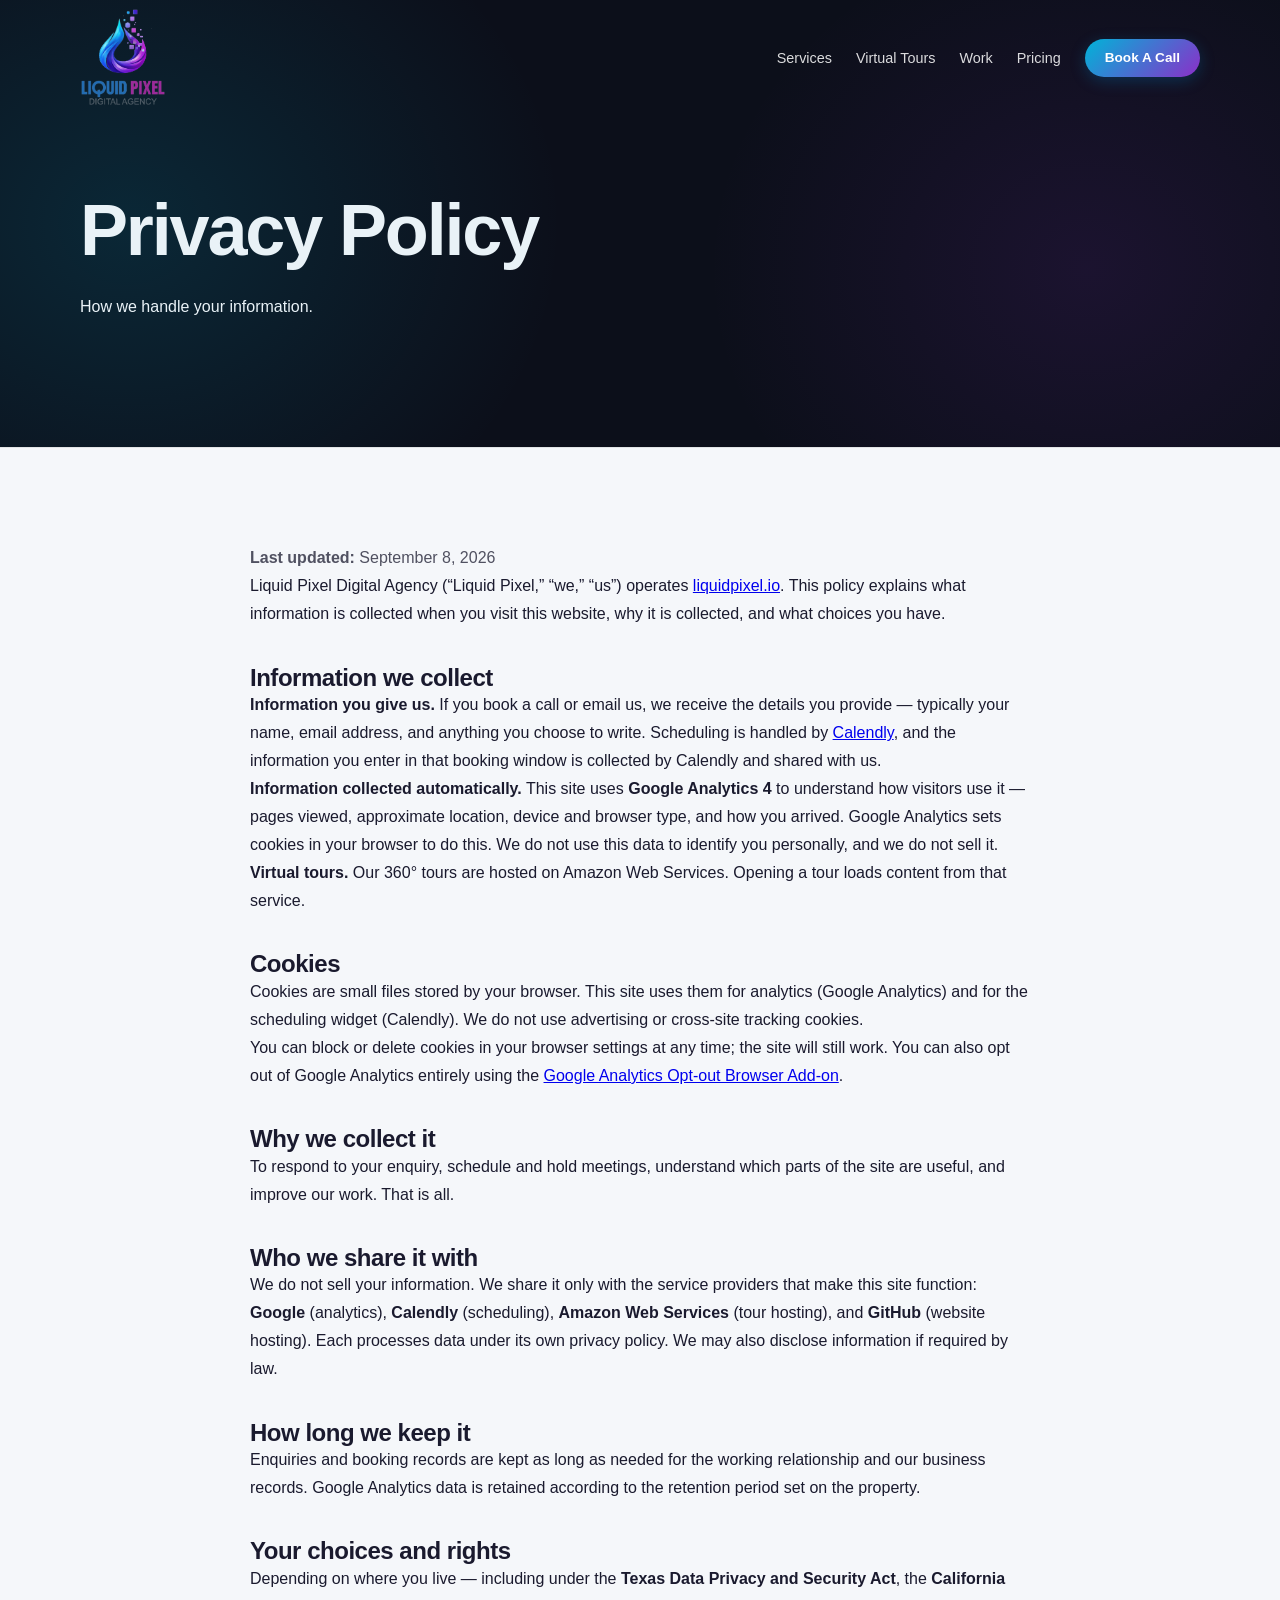
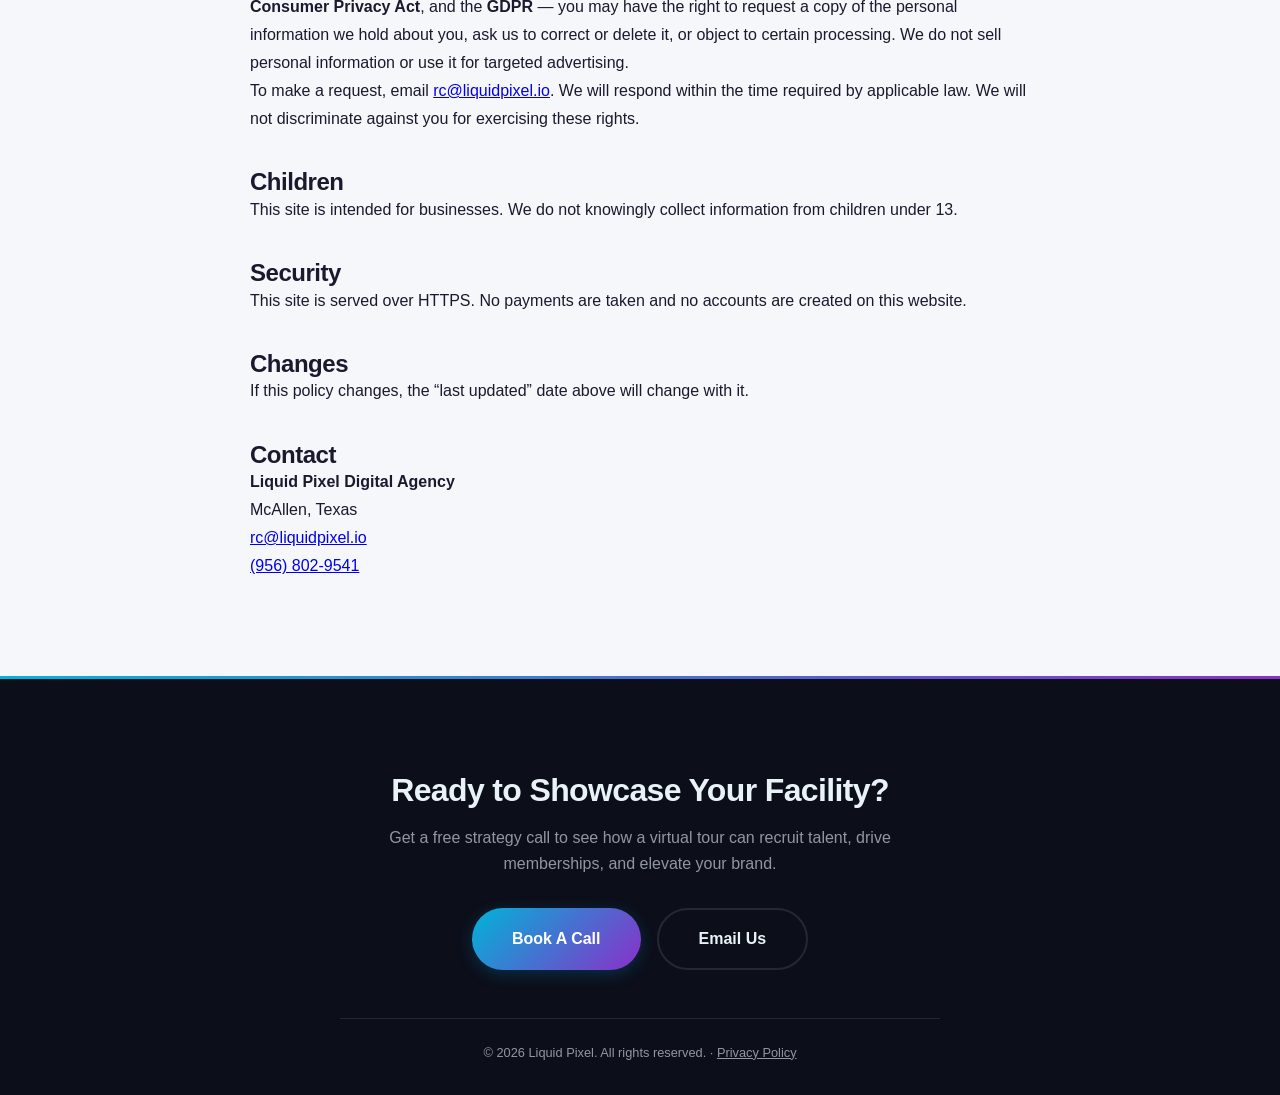
<file: privacy.html>
<!doctype html>
<html lang="en">
  <head>
    <!-- Google tag (gtag.js) -->
    <script async src="https://www.googletagmanager.com/gtag/js?id=G-KWXNT20QLC"></script>
    <script>
      window.dataLayer = window.dataLayer || [];
      function gtag(){dataLayer.push(arguments);}
      gtag('js', new Date());
      gtag('config', 'G-KWXNT20QLC');
    </script>
    <meta charset="UTF-8" />
    <meta name="viewport" content="width=device-width, initial-scale=1.0, maximum-scale=5.0" />
    <link rel="icon" type="image/png" sizes="96x96" href="favicon-96x96.png?v=3" />
    <link rel="icon" type="image/svg+xml" href="favicon.svg?v=3" />
    <link rel="shortcut icon" href="favicon.ico?v=3" />
    <link rel="apple-touch-icon" sizes="180x180" href="apple-touch-icon.png?v=3" />
    <title>Privacy Policy | Liquid Pixel</title>

    <meta name="description" content="How Liquid Pixel Digital Agency collects, uses, and protects your information, including Google Analytics and Calendly scheduling data." />
    <meta name="keywords" content="office virtual tour, corporate 360 photography Texas, coworking space virtual tour, gym virtual tour, museum 360 tour, campus virtual tour McAllen" />
    <meta name="author" content="Liquid Pixel" />
    <link rel="canonical" href="https://liquidpixel.io/privacy.html" />

    <meta property="og:type" content="website" />
    <meta property="og:url" content="https://liquidpixel.io/virtual-tours-corporate" />
    <meta property="og:title" content="Virtual Tours for Offices, Gyms, Museums & Coworking | Liquid Pixel" />
    <meta property="og:description" content="Showcase your corporate facilities, campus, or membership space with immersive 360 virtual tours. Recruit talent and attract members remotely." />
    <meta property="og:image" content="https://liquidpixel.io/assets/logos/brand/og-image.png" />

    <script type="application/ld+json">
      {
        "@context": "https://schema.org",
        "@graph": [
          {
            "@type": "LocalBusiness",
            "name": "Liquid Pixel Digital Agency",
            "image": "https://liquidpixel.io/assets/logos/brand/liquidpixel.png",
            "@id": "https://liquidpixel.io/",
            "url": "https://liquidpixel.io/",
            "telephone": "+19568029541",
            "email": "rc@liquidpixel.io",
            "priceRange": "$999-$2999+",
            "address": {
              "@type": "PostalAddress",
              "addressLocality": "McAllen",
              "addressRegion": "TX",
              "postalCode": "78501",
              "addressCountry": "US"
            },
            "geo": {
              "@type": "GeoCoordinates",
              "latitude": 26.2034,
              "longitude": -98.2300
            },
            "areaServed": [
              { "@type": "City", "name": "McAllen" },
              { "@type": "City", "name": "Austin" },
              { "@type": "City", "name": "San Antonio" },
              { "@type": "State", "name": "Texas" }
            ]
          },
          {
            "@type": "Service",
            "name": "Corporate & Institutional Virtual Tours",
            "serviceType": "360 Virtual Tour Photography for Offices, Gyms, Museums & Education",
            "provider": { "@id": "https://liquidpixel.io/" },
            "areaServed": { "@type": "State", "name": "Texas" },
            "description": "Professional 360-degree virtual tours for corporate offices, coworking spaces, gyms, museums, and educational campuses. Recruit talent remotely, showcase facilities, and drive memberships with immersive digital walkthroughs.",
            "offers": {
              "@type": "AggregateOffer",
              "lowPrice": "999",
              "highPrice": "4500",
              "priceCurrency": "USD"
            }
          }
        ]
      }
    </script>

    <link rel="preconnect" href="https://fonts.googleapis.com" />
    <link rel="preconnect" href="https://fonts.gstatic.com" crossorigin />
    <link href="https://fonts.googleapis.com/css2?family=Inter:wght@400;500;600;700;800&display=swap" rel="stylesheet" />
    <link rel="stylesheet" href="styles.css" />
    <link href="https://assets.calendly.com/assets/external/widget.css" rel="stylesheet" />
    <script src="https://assets.calendly.com/assets/external/widget.js" type="text/javascript" async></script>
      <meta name="robots" content="index, follow" />
      <meta name="referrer" content="strict-origin-when-cross-origin" />
    <meta http-equiv="Content-Security-Policy" content="default-src 'self'; script-src 'self' 'unsafe-inline' https://www.googletagmanager.com https://assets.calendly.com; style-src 'self' 'unsafe-inline' https://assets.calendly.com https://fonts.googleapis.com; font-src 'self' data: https://fonts.gstatic.com; img-src 'self' data: https:; frame-src https://calendly.com https://*.calendly.com https://player.vimeo.com; connect-src 'self' https://www.google-analytics.com https://*.google-analytics.com https://*.analytics.google.com https://www.googletagmanager.com https://calendly.com https://*.calendly.com; base-uri 'self'; form-action 'self' https://calendly.com; object-src 'none'" />
  </head>
  <body>
    <nav class="navbar scrolled">
      <div class="container nav-content">
        <a href="index.html">
          <img src="assets/logos/brand/liquidpixel.png?v=2" alt="Liquid Pixel" style="height: 100px; display: block;" />
        </a>
        <button class="nav-toggle" aria-label="Menu"><span></span><span></span><span></span></button>
        <ul class="nav-links" style="margin-bottom: 0">
          <li><a href="index.html#services">Services</a></li>
          <li><a href="virtualtours.html">Virtual Tours</a></li>
          <li><a href="index.html#case-studies">Work</a></li>
          <li><a href="index.html#pricing">Pricing</a></li>
          <li>
            <a href="#" class="btn btn-primary" onclick="Calendly.initPopupWidget({url: 'https://calendly.com/liquidpixeldigitalagency'}); return false;">
              Book A Call
            </a>
          </li>
        </ul>
      </div>
    </nav>

    <main>
      <header class="hero hero-subpage" id="home">
        <div class="container">
          <div class="hero-content">
            <h1 class="main-title slide-up">Privacy Policy</h1>
            <p class="subtitle slide-up-delay">How we handle your information.</p>
          </div>
        </div>
      </header>

      <section style="background: var(--bg-deep); border-top: 1px solid var(--border);">
        <div class="container">
          <div style="max-width:780px;margin:0 auto;line-height:1.75;">
            <p style="opacity:.75;"><strong>Last updated:</strong> September 8, 2026</p>

            <p>Liquid Pixel Digital Agency (&ldquo;Liquid Pixel,&rdquo; &ldquo;we,&rdquo; &ldquo;us&rdquo;) operates
            <a href="https://liquidpixel.io">liquidpixel.io</a>. This policy explains what information is collected when
            you visit this website, why it is collected, and what choices you have.</p>

            <h2 style="margin-top:2.2rem;">Information we collect</h2>
            <p><strong>Information you give us.</strong> If you book a call or email us, we receive the details you
            provide &mdash; typically your name, email address, and anything you choose to write. Scheduling is handled
            by <a href="https://calendly.com/privacy" target="_blank" rel="noopener">Calendly</a>, and the information
            you enter in that booking window is collected by Calendly and shared with us.</p>

            <p><strong>Information collected automatically.</strong> This site uses <strong>Google Analytics 4</strong>
            to understand how visitors use it &mdash; pages viewed, approximate location, device and browser type, and
            how you arrived. Google Analytics sets cookies in your browser to do this. We do not use this data to
            identify you personally, and we do not sell it.</p>

            <p><strong>Virtual tours.</strong> Our 360&deg; tours are hosted on Amazon Web Services. Opening a tour
            loads content from that service.</p>

            <h2 style="margin-top:2.2rem;">Cookies</h2>
            <p>Cookies are small files stored by your browser. This site uses them for analytics (Google Analytics) and
            for the scheduling widget (Calendly). We do not use advertising or cross-site tracking cookies.</p>
            <p>You can block or delete cookies in your browser settings at any time; the site will still work. You can
            also opt out of Google Analytics entirely using the
            <a href="https://tools.google.com/dlpage/gaoptout" target="_blank" rel="noopener">Google Analytics Opt-out
            Browser Add-on</a>.</p>

            <h2 style="margin-top:2.2rem;">Why we collect it</h2>
            <p>To respond to your enquiry, schedule and hold meetings, understand which parts of the site are useful,
            and improve our work. That is all.</p>

            <h2 style="margin-top:2.2rem;">Who we share it with</h2>
            <p>We do not sell your information. We share it only with the service providers that make this site
            function: <strong>Google</strong> (analytics), <strong>Calendly</strong> (scheduling), <strong>Amazon Web
            Services</strong> (tour hosting), and <strong>GitHub</strong> (website hosting). Each processes data under
            its own privacy policy. We may also disclose information if required by law.</p>

            <h2 style="margin-top:2.2rem;">How long we keep it</h2>
            <p>Enquiries and booking records are kept as long as needed for the working relationship and our business
            records. Google Analytics data is retained according to the retention period set on the property.</p>

            <h2 style="margin-top:2.2rem;">Your choices and rights</h2>
            <p>Depending on where you live &mdash; including under the <strong>Texas Data Privacy and Security
            Act</strong>, the <strong>California Consumer Privacy Act</strong>, and the <strong>GDPR</strong> &mdash;
            you may have the right to request a copy of the personal information we hold about you, ask us to correct
            or delete it, or object to certain processing. We do not sell personal information or use it for targeted
            advertising.</p>
            <p>To make a request, email <a href="mailto:rc@liquidpixel.io">rc@liquidpixel.io</a>. We will respond within
            the time required by applicable law. We will not discriminate against you for exercising these rights.</p>

            <h2 style="margin-top:2.2rem;">Children</h2>
            <p>This site is intended for businesses. We do not knowingly collect information from children under 13.</p>

            <h2 style="margin-top:2.2rem;">Security</h2>
            <p>This site is served over HTTPS. No payments are taken and no accounts are created on this website.</p>

            <h2 style="margin-top:2.2rem;">Changes</h2>
            <p>If this policy changes, the &ldquo;last updated&rdquo; date above will change with it.</p>

            <h2 style="margin-top:2.2rem;">Contact</h2>
            <p>
              <strong>Liquid Pixel Digital Agency</strong><br />
              McAllen, Texas<br />
              <a href="mailto:rc@liquidpixel.io">rc@liquidpixel.io</a><br />
              <a href="tel:+19568029541">(956) 802-9541</a>
            </p>
          </div>
        </div>
      </section>
    </main>

    <footer class="contact" id="contact">
      <div class="container">
        <div class="footer-inner">
          <h2>Ready to Showcase Your Facility?</h2>
          <p>Get a free strategy call to see how a virtual tour can recruit talent, drive memberships, and elevate your brand.</p>
          <div class="contact-links">
            <a href="#" onclick="Calendly.initPopupWidget({url: 'https://calendly.com/liquidpixeldigitalagency'}); return false;" class="btn btn-primary lg">
              Book A Call
            </a>
            <a href="mailto:rc@liquidpixel.io" class="btn btn-outline lg">Email Us</a>
          </div>
          <div class="footer-bottom">
            <p>&copy; <span id="current-year">2026</span> Liquid Pixel. All rights reserved. &middot; <a href="privacy.html" style="color:inherit;text-decoration:underline;">Privacy Policy</a></p>
          </div>
        </div>
      </div>
    </footer>

    <script src="script.js"></script>
  </body>
</html>
</file>
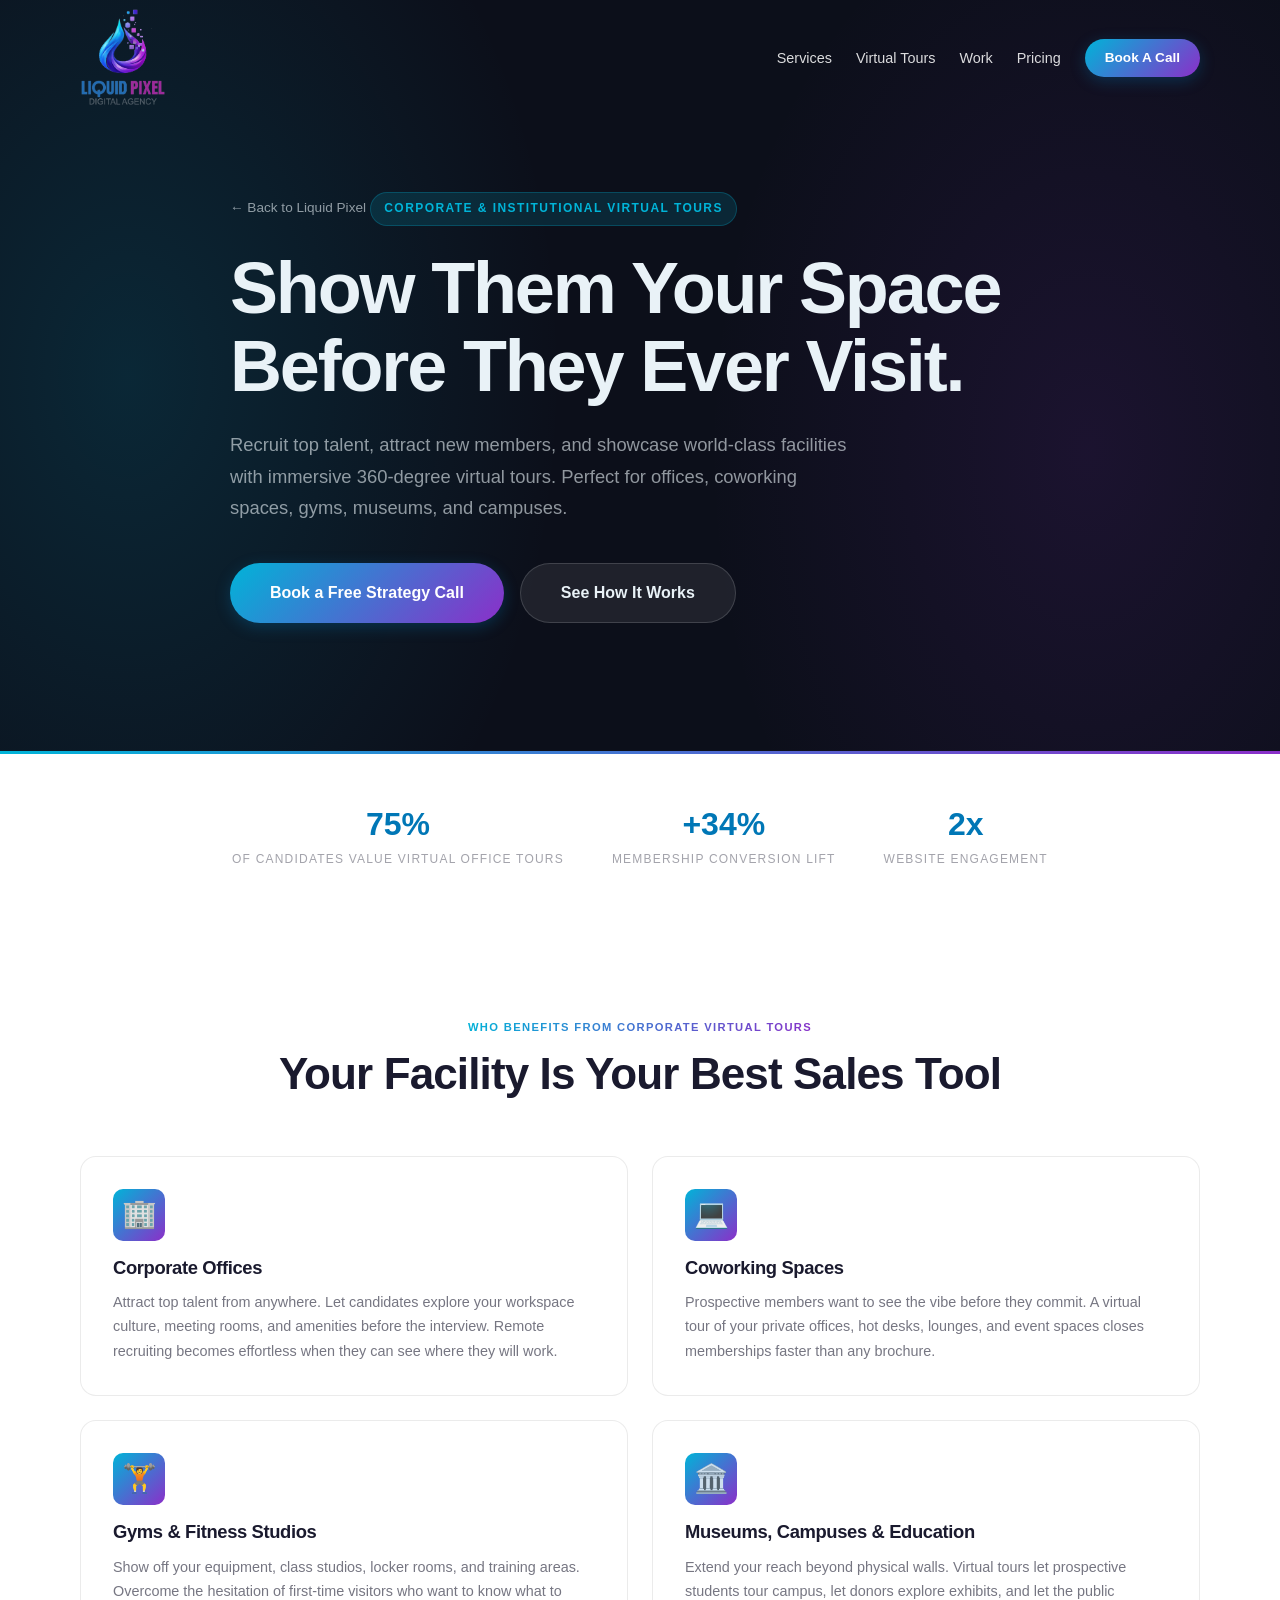
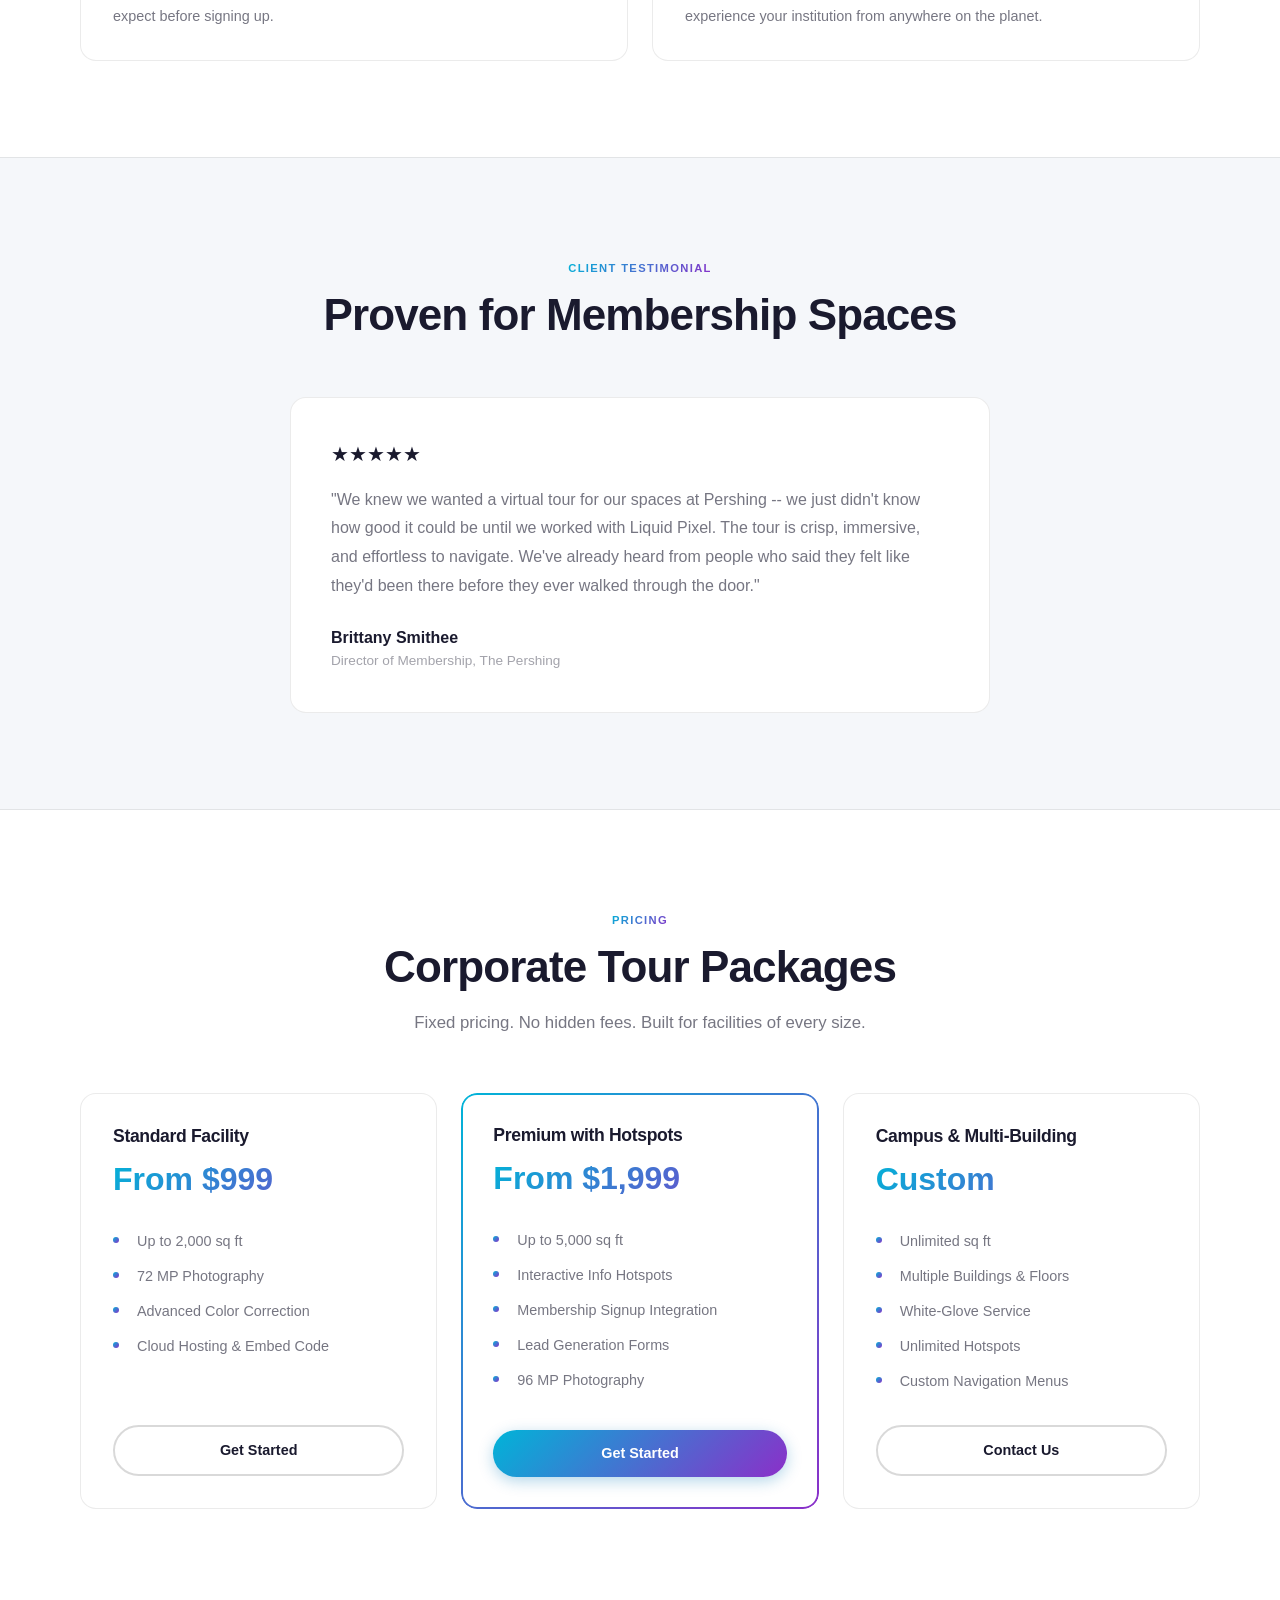
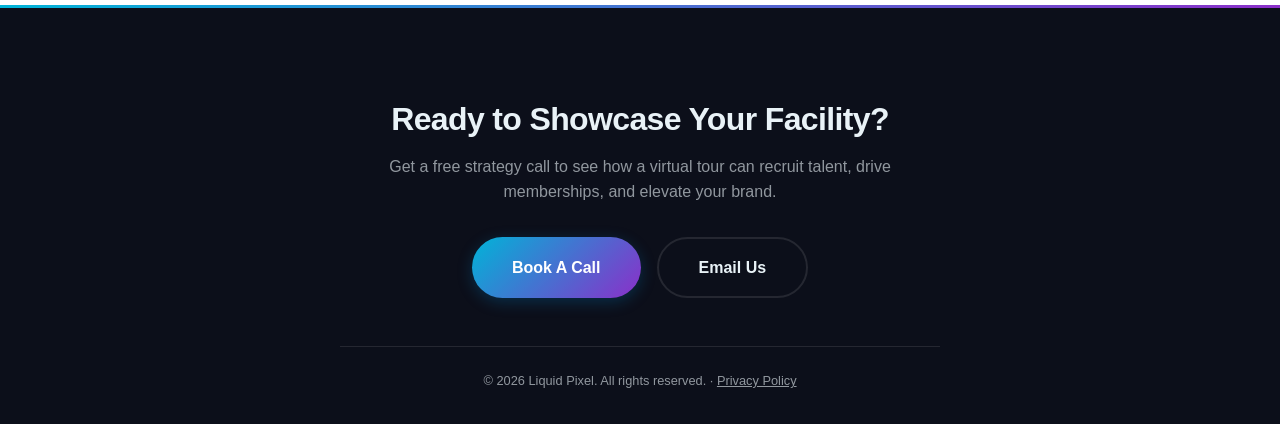
<file: virtual-tours-corporate.html>
<!doctype html>
<html lang="en">
  <head>
    <!-- Google tag (gtag.js) -->
    <script async src="https://www.googletagmanager.com/gtag/js?id=G-KWXNT20QLC"></script>
    <script>
      window.dataLayer = window.dataLayer || [];
      function gtag(){dataLayer.push(arguments);}
      gtag('js', new Date());
      gtag('config', 'G-KWXNT20QLC');
    </script>
    <meta charset="UTF-8" />
    <meta name="viewport" content="width=device-width, initial-scale=1.0, maximum-scale=5.0" />
    <link rel="icon" type="image/png" sizes="96x96" href="favicon-96x96.png?v=3" />
    <link rel="icon" type="image/svg+xml" href="favicon.svg?v=3" />
    <link rel="shortcut icon" href="favicon.ico?v=3" />
    <link rel="apple-touch-icon" sizes="180x180" href="apple-touch-icon.png?v=3" />
    <title>Virtual Tours for Offices, Gyms, Museums & Coworking Spaces | Liquid Pixel</title>

    <meta name="description" content="Professional 360 virtual tours for corporate offices, coworking spaces, gyms, museums, and educational institutions in Texas. Recruit talent, attract members, and showcase facilities remotely." />
    <meta name="keywords" content="office virtual tour, corporate 360 photography Texas, coworking space virtual tour, gym virtual tour, museum 360 tour, campus virtual tour McAllen" />
    <meta name="author" content="Liquid Pixel" />
    <link rel="canonical" href="https://liquidpixel.io/virtual-tours-corporate" />

    <meta property="og:type" content="website" />
    <meta property="og:url" content="https://liquidpixel.io/virtual-tours-corporate" />
    <meta property="og:title" content="Virtual Tours for Offices, Gyms, Museums & Coworking | Liquid Pixel" />
    <meta property="og:description" content="Showcase your corporate facilities, campus, or membership space with immersive 360 virtual tours. Recruit talent and attract members remotely." />
    <meta property="og:image" content="https://liquidpixel.io/assets/logos/brand/og-image.png" />

    <script type="application/ld+json">
      {
        "@context": "https://schema.org",
        "@graph": [
          {
            "@type": "LocalBusiness",
            "name": "Liquid Pixel Digital Agency",
            "image": "https://liquidpixel.io/assets/logos/brand/liquidpixel.png",
            "@id": "https://liquidpixel.io/",
            "url": "https://liquidpixel.io/",
            "telephone": "+19568029541",
            "email": "rc@liquidpixel.io",
            "priceRange": "$999-$2999+",
            "address": {
              "@type": "PostalAddress",
              "addressLocality": "McAllen",
              "addressRegion": "TX",
              "postalCode": "78501",
              "addressCountry": "US"
            },
            "geo": {
              "@type": "GeoCoordinates",
              "latitude": 26.2034,
              "longitude": -98.2300
            },
            "areaServed": [
              { "@type": "City", "name": "McAllen" },
              { "@type": "City", "name": "Austin" },
              { "@type": "City", "name": "San Antonio" },
              { "@type": "State", "name": "Texas" }
            ]
          },
          {
            "@type": "Service",
            "name": "Corporate & Institutional Virtual Tours",
            "serviceType": "360 Virtual Tour Photography for Offices, Gyms, Museums & Education",
            "provider": { "@id": "https://liquidpixel.io/" },
            "areaServed": { "@type": "State", "name": "Texas" },
            "description": "Professional 360-degree virtual tours for corporate offices, coworking spaces, gyms, museums, and educational campuses. Recruit talent remotely, showcase facilities, and drive memberships with immersive digital walkthroughs.",
            "offers": {
              "@type": "AggregateOffer",
              "lowPrice": "999",
              "highPrice": "4500",
              "priceCurrency": "USD"
            }
          }
        ]
      }
    </script>

    <link rel="preconnect" href="https://fonts.googleapis.com" />
    <link rel="preconnect" href="https://fonts.gstatic.com" crossorigin />
    <link href="https://fonts.googleapis.com/css2?family=Inter:wght@400;500;600;700;800&display=swap" rel="stylesheet" />
    <link rel="stylesheet" href="styles.css" />
    <link href="https://assets.calendly.com/assets/external/widget.css" rel="stylesheet" />
    <script src="https://assets.calendly.com/assets/external/widget.js" type="text/javascript" async></script>
      <meta name="referrer" content="strict-origin-when-cross-origin" />
    <meta http-equiv="Content-Security-Policy" content="default-src 'self'; script-src 'self' 'unsafe-inline' https://www.googletagmanager.com https://assets.calendly.com; style-src 'self' 'unsafe-inline' https://assets.calendly.com https://fonts.googleapis.com; font-src 'self' data: https://fonts.gstatic.com; img-src 'self' data: https:; frame-src https://calendly.com https://*.calendly.com https://player.vimeo.com; connect-src 'self' https://www.google-analytics.com https://*.google-analytics.com https://*.analytics.google.com https://www.googletagmanager.com https://calendly.com https://*.calendly.com; base-uri 'self'; form-action 'self' https://calendly.com; object-src 'none'" />
  </head>
  <body>

    <!-- Navigation -->
    <nav class="navbar scrolled">
      <div class="container nav-content">
        <a href="index.html">
          <img src="assets/logos/brand/liquidpixel.png?v=2" alt="Liquid Pixel" style="height: 100px; display: block;" />
        </a>
        <button class="nav-toggle" aria-label="Menu"><span></span><span></span><span></span></button>
        <ul class="nav-links" style="margin-bottom: 0">
          <li><a href="index.html#services">Services</a></li>
          <li><a href="virtualtours.html">Virtual Tours</a></li>
          <li><a href="index.html#case-studies">Work</a></li>
          <li><a href="index.html#pricing">Pricing</a></li>
          <li>
            <a href="#" class="btn btn-primary" onclick="Calendly.initPopupWidget({url: 'https://calendly.com/liquidpixeldigitalagency'}); return false;">
              Book A Call
            </a>
          </li>
        </ul>
      </div>
    </nav>

    <main>
      <!-- Hero -->
      <header class="hero hero-subpage" id="home">
        <div class="container hero-content">
          <a href="index.html" class="back-link">&larr; Back to Liquid Pixel</a>
          <div class="hero-label">Corporate & Institutional Virtual Tours</div>
          <h1 class="main-title slide-up">
            Show Them Your Space<br>Before They Ever Visit.
          </h1>
          <p class="hero-desc fade-in-delay">
            Recruit top talent, attract new members, and showcase world-class facilities with immersive 360-degree virtual tours. Perfect for offices, coworking spaces, gyms, museums, and campuses.
          </p>
          <div class="hero-ctas fade-in-delay">
            <a href="#" onclick="Calendly.initPopupWidget({url: 'https://calendly.com/liquidpixeldigitalagency'}); return false;" class="btn btn-primary lg">
              Book a Free Strategy Call
            </a>
            <a href="#use-cases" class="btn btn-secondary lg">See How It Works</a>
          </div>
        </div>
      </header>

      <!-- Stats Bar -->
      <section class="trusted-by fade-in-delay">
        <div class="container">
          <div style="display: flex; justify-content: center; align-items: center; gap: 3rem; flex-wrap: wrap; text-align: center;">
            <div>
              <div style="font-size: 2rem; font-weight: 800; color: var(--primary);">75%</div>
              <div style="font-size: 0.75rem; text-transform: uppercase; letter-spacing: 0.1em; color: var(--text-dim);">of Candidates Value Virtual Office Tours</div>
            </div>
            <div>
              <div style="font-size: 2rem; font-weight: 800; color: var(--primary);">+34%</div>
              <div style="font-size: 0.75rem; text-transform: uppercase; letter-spacing: 0.1em; color: var(--text-dim);">Membership Conversion Lift</div>
            </div>
            <div>
              <div style="font-size: 2rem; font-weight: 800; color: var(--primary);">2x</div>
              <div style="font-size: 0.75rem; text-transform: uppercase; letter-spacing: 0.1em; color: var(--text-dim);">Website Engagement</div>
            </div>
          </div>
        </div>
      </section>

      <!-- Use Cases -->
      <section id="use-cases">
        <div class="container">
          <div class="section-header text-center">
            <span class="section-label">Who Benefits from Corporate Virtual Tours</span>
            <h2 class="section-title">Your Facility Is Your Best Sales Tool</h2>
          </div>
          <div class="services-grid">
            <article class="service-card">
              <div class="service-icon">&#127970;</div>
              <h3>Corporate Offices</h3>
              <p>Attract top talent from anywhere. Let candidates explore your workspace culture, meeting rooms, and amenities before the interview. Remote recruiting becomes effortless when they can see where they will work.</p>
            </article>
            <article class="service-card">
              <div class="service-icon">&#128187;</div>
              <h3>Coworking Spaces</h3>
              <p>Prospective members want to see the vibe before they commit. A virtual tour of your private offices, hot desks, lounges, and event spaces closes memberships faster than any brochure.</p>
            </article>
            <article class="service-card">
              <div class="service-icon">&#127947;&#65039;</div>
              <h3>Gyms & Fitness Studios</h3>
              <p>Show off your equipment, class studios, locker rooms, and training areas. Overcome the hesitation of first-time visitors who want to know what to expect before signing up.</p>
            </article>
            <article class="service-card">
              <div class="service-icon">&#127963;&#65039;</div>
              <h3>Museums, Campuses & Education</h3>
              <p>Extend your reach beyond physical walls. Virtual tours let prospective students tour campus, let donors explore exhibits, and let the public experience your institution from anywhere on the planet.</p>
            </article>
          </div>
        </div>
      </section>

      <!-- Testimonial -->
      <section style="background: var(--bg-deep); border-top: 1px solid var(--border); border-bottom: 1px solid var(--border);">
        <div class="container">
          <div class="section-header text-center">
            <span class="section-label">Client Testimonial</span>
            <h2 class="section-title">Proven for Membership Spaces</h2>
          </div>
          <div style="max-width: 700px; margin: 0 auto; background: var(--surface); border: 1px solid var(--border); border-radius: var(--radius); padding: 2.5rem;">
            <div style="font-size: 1.25rem; margin-bottom: 1rem;">&#9733;&#9733;&#9733;&#9733;&#9733;</div>
            <p style="color: var(--text-muted); font-size: 1rem; line-height: 1.8; margin-bottom: 1.5rem;">
              "We knew we wanted a virtual tour for our spaces at Pershing -- we just didn't know how good it could be until we worked with Liquid Pixel. The tour is crisp, immersive, and effortless to navigate. We've already heard from people who said they felt like they'd been there before they ever walked through the door."
            </p>
            <div style="font-weight: 700; color: var(--text);">Brittany Smithee</div>
            <div style="font-size: 0.85rem; color: var(--text-dim);">Director of Membership, The Pershing</div>
          </div>
        </div>
      </section>

      <!-- Pricing Reference -->
      <section id="pricing">
        <div class="container">
          <div class="section-header text-center">
            <span class="section-label">Pricing</span>
            <h2 class="section-title">Corporate Tour Packages</h2>
            <p class="section-subtitle" style="margin: 0 auto;">Fixed pricing. No hidden fees. Built for facilities of every size.</p>
          </div>
          <div class="pricing-grid">
            <article class="pricing-card">
              <h3>Standard Facility</h3>
              <div class="pricing-amount">From $999</div>
              <ul class="feature-list">
                <li>Up to 2,000 sq ft</li>
                <li>72 MP Photography</li>
                <li>Advanced Color Correction</li>
                <li>Cloud Hosting & Embed Code</li>
              </ul>
              <a href="#" onclick="Calendly.initPopupWidget({url: 'https://calendly.com/liquidpixeldigitalagency'}); return false;" class="btn btn-outline">
                Get Started
              </a>
            </article>
            <article class="pricing-card featured">
              <h3>Premium with Hotspots</h3>
              <div class="pricing-amount">From $1,999</div>
              <ul class="feature-list">
                <li>Up to 5,000 sq ft</li>
                <li>Interactive Info Hotspots</li>
                <li>Membership Signup Integration</li>
                <li>Lead Generation Forms</li>
                <li>96 MP Photography</li>
              </ul>
              <a href="#" onclick="Calendly.initPopupWidget({url: 'https://calendly.com/liquidpixeldigitalagency'}); return false;" class="btn btn-primary">
                Get Started
              </a>
            </article>
            <article class="pricing-card">
              <h3>Campus & Multi-Building</h3>
              <div class="pricing-amount">Custom</div>
              <ul class="feature-list">
                <li>Unlimited sq ft</li>
                <li>Multiple Buildings & Floors</li>
                <li>White-Glove Service</li>
                <li>Unlimited Hotspots</li>
                <li>Custom Navigation Menus</li>
              </ul>
              <a href="#" onclick="Calendly.initPopupWidget({url: 'https://calendly.com/liquidpixeldigitalagency'}); return false;" class="btn btn-outline">
                Contact Us
              </a>
            </article>
          </div>
        </div>
      </section>
    </main>

    <!-- Footer -->
    <footer class="contact" id="contact">
      <div class="container">
        <div class="footer-inner">
          <h2>Ready to Showcase Your Facility?</h2>
          <p>Get a free strategy call to see how a virtual tour can recruit talent, drive memberships, and elevate your brand.</p>
          <div class="contact-links">
            <a href="#" onclick="Calendly.initPopupWidget({url: 'https://calendly.com/liquidpixeldigitalagency'}); return false;" class="btn btn-primary lg">
              Book A Call
            </a>
            <a href="mailto:rc@liquidpixel.io" class="btn btn-outline lg">Email Us</a>
          </div>
          <div class="footer-bottom">
            <p>&copy; <span id="current-year">2026</span> Liquid Pixel. All rights reserved. &middot; <a href="privacy.html" style="color:inherit;text-decoration:underline;">Privacy Policy</a></p>
          </div>
        </div>
      </div>
    </footer>

    <script src="script.js"></script>
  </body>
</html>
</file>
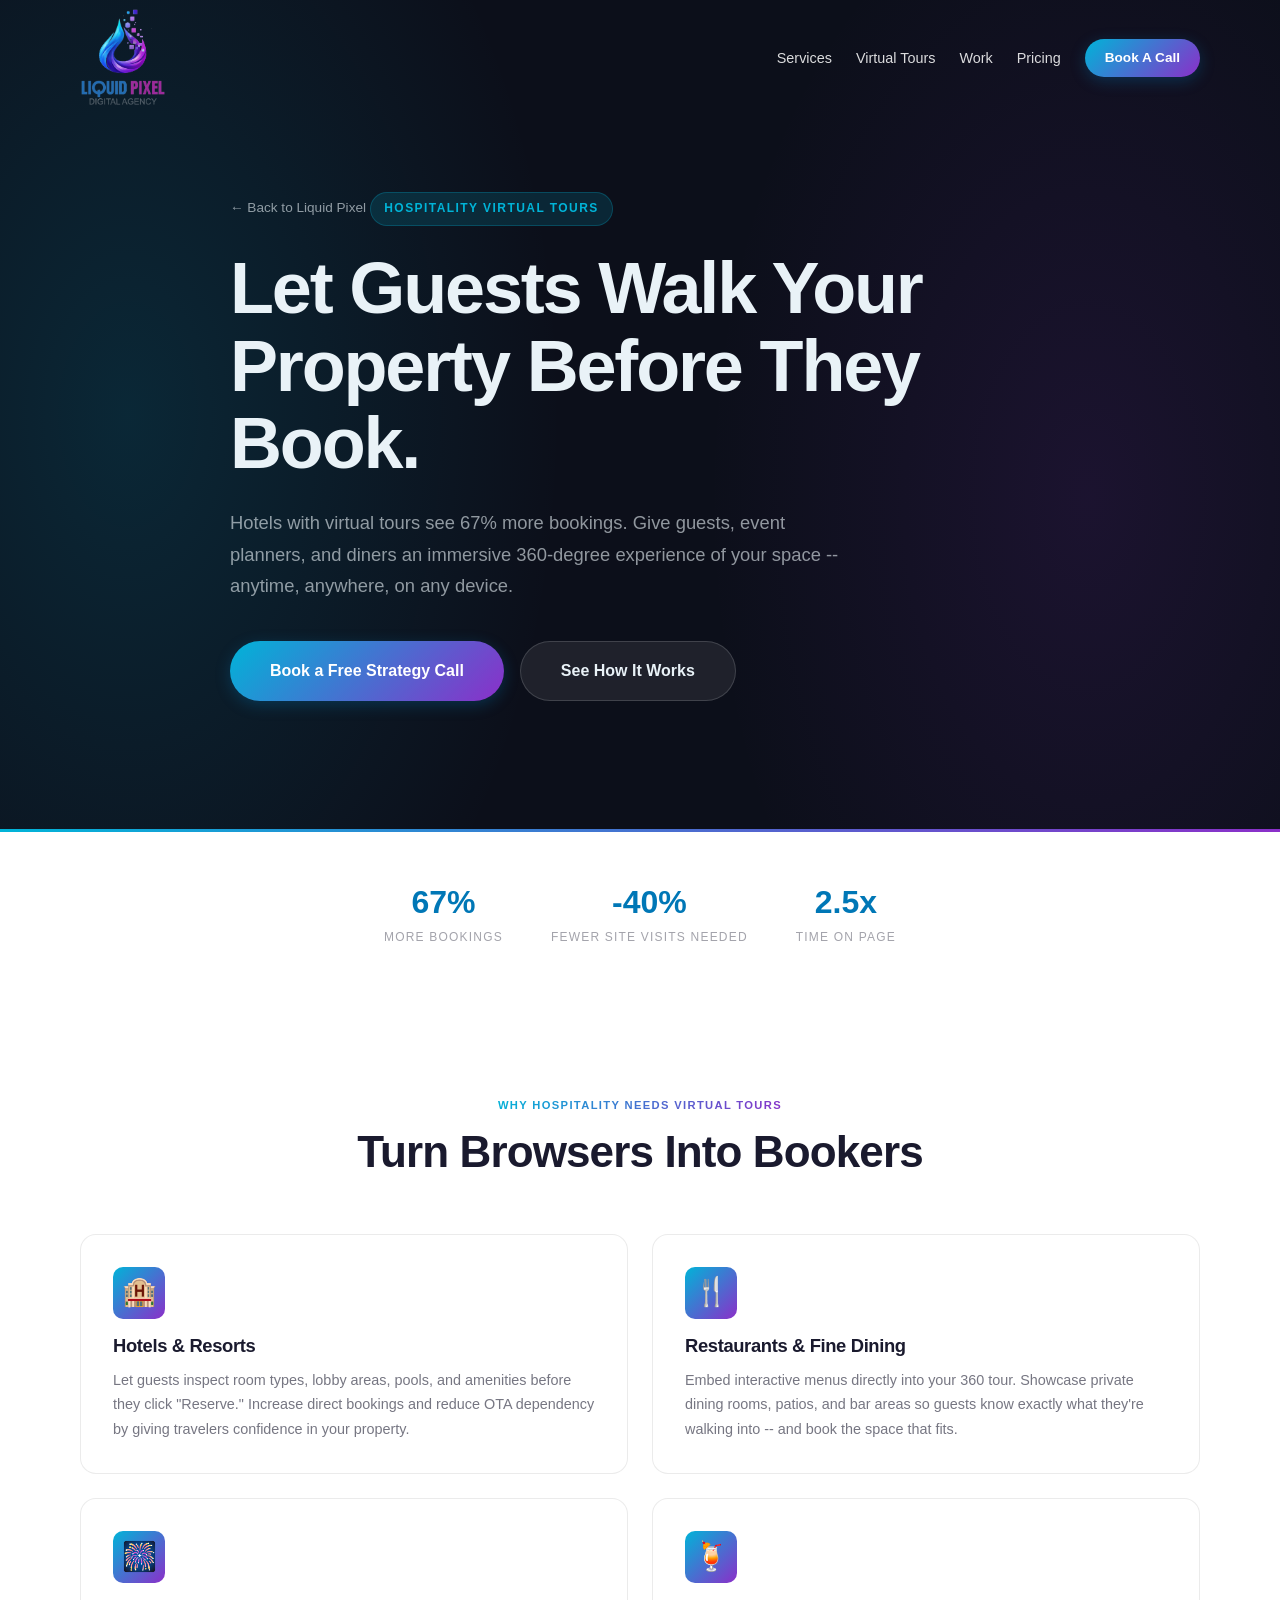
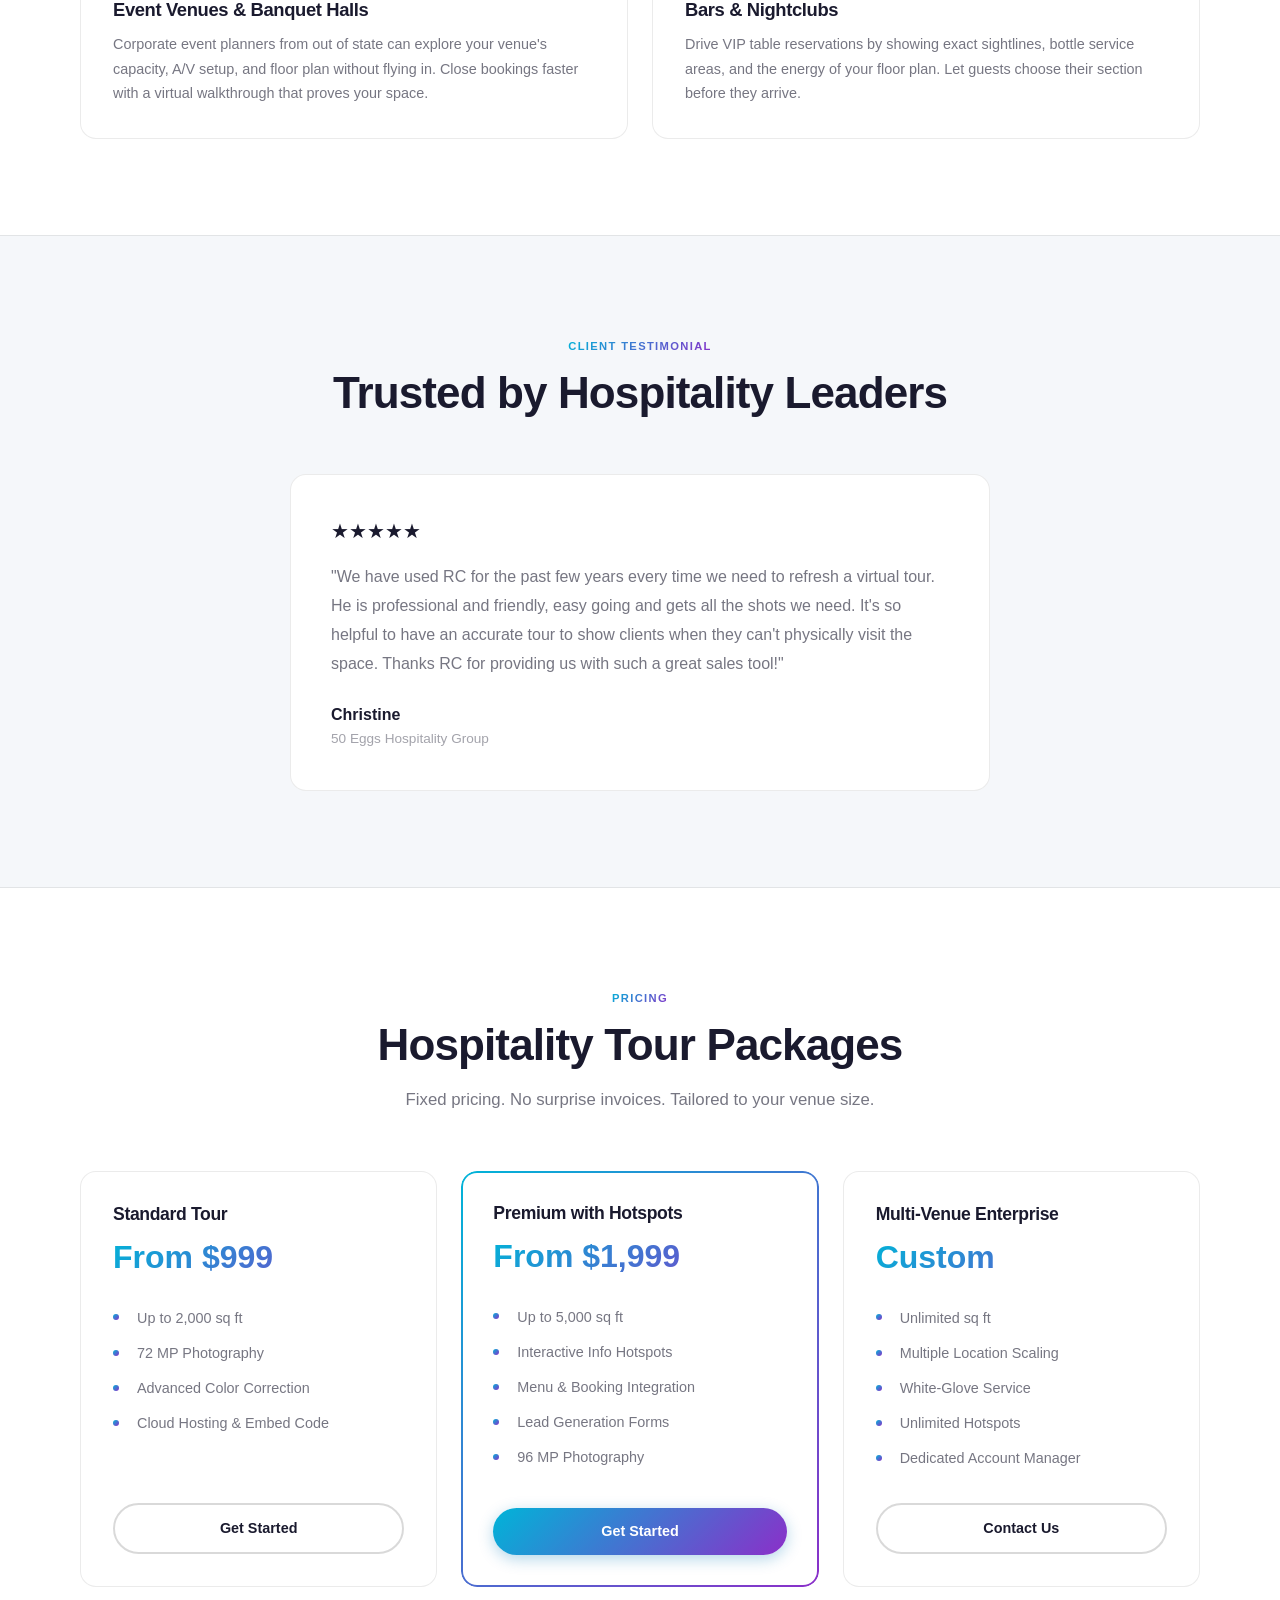
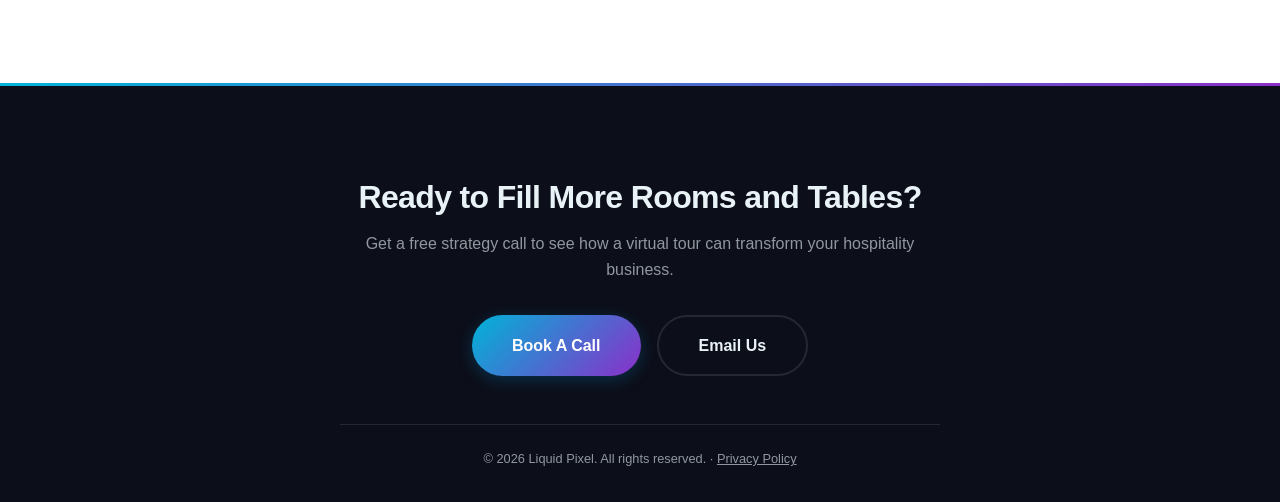
<file: virtual-tours-hospitality.html>
<!doctype html>
<html lang="en">
  <head>
    <!-- Google tag (gtag.js) -->
    <script async src="https://www.googletagmanager.com/gtag/js?id=G-KWXNT20QLC"></script>
    <script>
      window.dataLayer = window.dataLayer || [];
      function gtag(){dataLayer.push(arguments);}
      gtag('js', new Date());
      gtag('config', 'G-KWXNT20QLC');
    </script>
    <meta charset="UTF-8" />
    <meta name="viewport" content="width=device-width, initial-scale=1.0, maximum-scale=5.0" />
    <link rel="icon" type="image/png" sizes="96x96" href="favicon-96x96.png?v=3" />
    <link rel="icon" type="image/svg+xml" href="favicon.svg?v=3" />
    <link rel="shortcut icon" href="favicon.ico?v=3" />
    <link rel="apple-touch-icon" sizes="180x180" href="apple-touch-icon.png?v=3" />
    <title>Virtual Tours for Hotels, Restaurants & Event Venues | Liquid Pixel</title>

    <meta name="description" content="Immersive 360 virtual tours for hotels, restaurants, bars, and event venues in McAllen, Austin, and across Texas. Boost bookings by 67% with interactive walkthroughs." />
    <meta name="keywords" content="virtual tour hotel McAllen, restaurant virtual tour Texas, event venue 360 tour, hospitality virtual tour, hotel 360 photography, bar virtual tour" />
    <meta name="author" content="Liquid Pixel" />
    <link rel="canonical" href="https://liquidpixel.io/virtual-tours-hospitality" />

    <meta property="og:type" content="website" />
    <meta property="og:url" content="https://liquidpixel.io/virtual-tours-hospitality" />
    <meta property="og:title" content="Virtual Tours for Hotels, Restaurants & Event Venues | Liquid Pixel" />
    <meta property="og:description" content="Immersive 360 virtual tours that boost bookings and reduce site visits for hospitality businesses across Texas." />
    <meta property="og:image" content="https://liquidpixel.io/assets/logos/brand/og-image.png" />

    <script type="application/ld+json">
      {
        "@context": "https://schema.org",
        "@graph": [
          {
            "@type": "LocalBusiness",
            "name": "Liquid Pixel Digital Agency",
            "image": "https://liquidpixel.io/assets/logos/brand/liquidpixel.png",
            "@id": "https://liquidpixel.io/",
            "url": "https://liquidpixel.io/",
            "telephone": "+19568029541",
            "email": "rc@liquidpixel.io",
            "priceRange": "$999-$2999+",
            "address": {
              "@type": "PostalAddress",
              "addressLocality": "McAllen",
              "addressRegion": "TX",
              "postalCode": "78501",
              "addressCountry": "US"
            },
            "geo": {
              "@type": "GeoCoordinates",
              "latitude": 26.2034,
              "longitude": -98.2300
            },
            "areaServed": [
              { "@type": "City", "name": "McAllen" },
              { "@type": "City", "name": "Austin" },
              { "@type": "City", "name": "San Antonio" },
              { "@type": "State", "name": "Texas" }
            ]
          },
          {
            "@type": "Service",
            "name": "Hospitality Virtual Tours",
            "serviceType": "360 Virtual Tour Photography for Hotels, Restaurants & Event Venues",
            "provider": { "@id": "https://liquidpixel.io/" },
            "areaServed": { "@type": "State", "name": "Texas" },
            "description": "Professional 360-degree virtual tours for hotels, restaurants, bars, and event venues. Interactive hotspots, menu integration, and lead generation tools that boost bookings and reduce unnecessary site visits.",
            "offers": {
              "@type": "AggregateOffer",
              "lowPrice": "999",
              "highPrice": "4500",
              "priceCurrency": "USD"
            }
          }
        ]
      }
    </script>

    <link rel="preconnect" href="https://fonts.googleapis.com" />
    <link rel="preconnect" href="https://fonts.gstatic.com" crossorigin />
    <link href="https://fonts.googleapis.com/css2?family=Inter:wght@400;500;600;700;800&display=swap" rel="stylesheet" />
    <link rel="stylesheet" href="styles.css" />
    <link href="https://assets.calendly.com/assets/external/widget.css" rel="stylesheet" />
    <script src="https://assets.calendly.com/assets/external/widget.js" type="text/javascript" async></script>
      <meta name="referrer" content="strict-origin-when-cross-origin" />
    <meta http-equiv="Content-Security-Policy" content="default-src 'self'; script-src 'self' 'unsafe-inline' https://www.googletagmanager.com https://assets.calendly.com; style-src 'self' 'unsafe-inline' https://assets.calendly.com https://fonts.googleapis.com; font-src 'self' data: https://fonts.gstatic.com; img-src 'self' data: https:; frame-src https://calendly.com https://*.calendly.com https://player.vimeo.com; connect-src 'self' https://www.google-analytics.com https://*.google-analytics.com https://*.analytics.google.com https://www.googletagmanager.com https://calendly.com https://*.calendly.com; base-uri 'self'; form-action 'self' https://calendly.com; object-src 'none'" />
  </head>
  <body>

    <!-- Navigation -->
    <nav class="navbar scrolled">
      <div class="container nav-content">
        <a href="index.html">
          <img src="assets/logos/brand/liquidpixel.png?v=2" alt="Liquid Pixel" style="height: 100px; display: block;" />
        </a>
        <button class="nav-toggle" aria-label="Menu"><span></span><span></span><span></span></button>
        <ul class="nav-links" style="margin-bottom: 0">
          <li><a href="index.html#services">Services</a></li>
          <li><a href="virtualtours.html">Virtual Tours</a></li>
          <li><a href="index.html#case-studies">Work</a></li>
          <li><a href="index.html#pricing">Pricing</a></li>
          <li>
            <a href="#" class="btn btn-primary" onclick="Calendly.initPopupWidget({url: 'https://calendly.com/liquidpixeldigitalagency'}); return false;">
              Book A Call
            </a>
          </li>
        </ul>
      </div>
    </nav>

    <main>
      <!-- Hero -->
      <header class="hero hero-subpage" id="home">
        <div class="container hero-content">
          <a href="index.html" class="back-link">&larr; Back to Liquid Pixel</a>
          <div class="hero-label">Hospitality Virtual Tours</div>
          <h1 class="main-title slide-up">
            Let Guests Walk Your<br>Property Before They Book.
          </h1>
          <p class="hero-desc fade-in-delay">
            Hotels with virtual tours see 67% more bookings. Give guests, event planners, and diners an immersive 360-degree experience of your space -- anytime, anywhere, on any device.
          </p>
          <div class="hero-ctas fade-in-delay">
            <a href="#" onclick="Calendly.initPopupWidget({url: 'https://calendly.com/liquidpixeldigitalagency'}); return false;" class="btn btn-primary lg">
              Book a Free Strategy Call
            </a>
            <a href="#use-cases" class="btn btn-secondary lg">See How It Works</a>
          </div>
        </div>
      </header>

      <!-- Stats Bar -->
      <section class="trusted-by fade-in-delay">
        <div class="container">
          <div style="display: flex; justify-content: center; align-items: center; gap: 3rem; flex-wrap: wrap; text-align: center;">
            <div>
              <div style="font-size: 2rem; font-weight: 800; color: var(--primary);">67%</div>
              <div style="font-size: 0.75rem; text-transform: uppercase; letter-spacing: 0.1em; color: var(--text-dim);">More Bookings</div>
            </div>
            <div>
              <div style="font-size: 2rem; font-weight: 800; color: var(--primary);">-40%</div>
              <div style="font-size: 0.75rem; text-transform: uppercase; letter-spacing: 0.1em; color: var(--text-dim);">Fewer Site Visits Needed</div>
            </div>
            <div>
              <div style="font-size: 2rem; font-weight: 800; color: var(--primary);">2.5x</div>
              <div style="font-size: 0.75rem; text-transform: uppercase; letter-spacing: 0.1em; color: var(--text-dim);">Time on Page</div>
            </div>
          </div>
        </div>
      </section>

      <!-- Use Cases -->
      <section id="use-cases">
        <div class="container">
          <div class="section-header text-center">
            <span class="section-label">Why Hospitality Needs Virtual Tours</span>
            <h2 class="section-title">Turn Browsers Into Bookers</h2>
          </div>
          <div class="services-grid">
            <article class="service-card">
              <div class="service-icon">&#127976;</div>
              <h3>Hotels & Resorts</h3>
              <p>Let guests inspect room types, lobby areas, pools, and amenities before they click "Reserve." Increase direct bookings and reduce OTA dependency by giving travelers confidence in your property.</p>
            </article>
            <article class="service-card">
              <div class="service-icon">&#127860;</div>
              <h3>Restaurants & Fine Dining</h3>
              <p>Embed interactive menus directly into your 360 tour. Showcase private dining rooms, patios, and bar areas so guests know exactly what they're walking into -- and book the space that fits.</p>
            </article>
            <article class="service-card">
              <div class="service-icon">&#127878;</div>
              <h3>Event Venues & Banquet Halls</h3>
              <p>Corporate event planners from out of state can explore your venue's capacity, A/V setup, and floor plan without flying in. Close bookings faster with a virtual walkthrough that proves your space.</p>
            </article>
            <article class="service-card">
              <div class="service-icon">&#127865;</div>
              <h3>Bars & Nightclubs</h3>
              <p>Drive VIP table reservations by showing exact sightlines, bottle service areas, and the energy of your floor plan. Let guests choose their section before they arrive.</p>
            </article>
          </div>
        </div>
      </section>

      <!-- Testimonial -->
      <section style="background: var(--bg-deep); border-top: 1px solid var(--border); border-bottom: 1px solid var(--border);">
        <div class="container">
          <div class="section-header text-center">
            <span class="section-label">Client Testimonial</span>
            <h2 class="section-title">Trusted by Hospitality Leaders</h2>
          </div>
          <div style="max-width: 700px; margin: 0 auto; background: var(--surface); border: 1px solid var(--border); border-radius: var(--radius); padding: 2.5rem;">
            <div style="font-size: 1.25rem; margin-bottom: 1rem;">&#9733;&#9733;&#9733;&#9733;&#9733;</div>
            <p style="color: var(--text-muted); font-size: 1rem; line-height: 1.8; margin-bottom: 1.5rem;">
              "We have used RC for the past few years every time we need to refresh a virtual tour. He is professional and friendly, easy going and gets all the shots we need. It's so helpful to have an accurate tour to show clients when they can't physically visit the space. Thanks RC for providing us with such a great sales tool!"
            </p>
            <div style="font-weight: 700; color: var(--text);">Christine</div>
            <div style="font-size: 0.85rem; color: var(--text-dim);">50 Eggs Hospitality Group</div>
          </div>
        </div>
      </section>

      <!-- Pricing Reference -->
      <section id="pricing">
        <div class="container">
          <div class="section-header text-center">
            <span class="section-label">Pricing</span>
            <h2 class="section-title">Hospitality Tour Packages</h2>
            <p class="section-subtitle" style="margin: 0 auto;">Fixed pricing. No surprise invoices. Tailored to your venue size.</p>
          </div>
          <div class="pricing-grid">
            <article class="pricing-card">
              <h3>Standard Tour</h3>
              <div class="pricing-amount">From $999</div>
              <ul class="feature-list">
                <li>Up to 2,000 sq ft</li>
                <li>72 MP Photography</li>
                <li>Advanced Color Correction</li>
                <li>Cloud Hosting & Embed Code</li>
              </ul>
              <a href="#" onclick="Calendly.initPopupWidget({url: 'https://calendly.com/liquidpixeldigitalagency'}); return false;" class="btn btn-outline">
                Get Started
              </a>
            </article>
            <article class="pricing-card featured">
              <h3>Premium with Hotspots</h3>
              <div class="pricing-amount">From $1,999</div>
              <ul class="feature-list">
                <li>Up to 5,000 sq ft</li>
                <li>Interactive Info Hotspots</li>
                <li>Menu & Booking Integration</li>
                <li>Lead Generation Forms</li>
                <li>96 MP Photography</li>
              </ul>
              <a href="#" onclick="Calendly.initPopupWidget({url: 'https://calendly.com/liquidpixeldigitalagency'}); return false;" class="btn btn-primary">
                Get Started
              </a>
            </article>
            <article class="pricing-card">
              <h3>Multi-Venue Enterprise</h3>
              <div class="pricing-amount">Custom</div>
              <ul class="feature-list">
                <li>Unlimited sq ft</li>
                <li>Multiple Location Scaling</li>
                <li>White-Glove Service</li>
                <li>Unlimited Hotspots</li>
                <li>Dedicated Account Manager</li>
              </ul>
              <a href="#" onclick="Calendly.initPopupWidget({url: 'https://calendly.com/liquidpixeldigitalagency'}); return false;" class="btn btn-outline">
                Contact Us
              </a>
            </article>
          </div>
        </div>
      </section>
    </main>

    <!-- Footer -->
    <footer class="contact" id="contact">
      <div class="container">
        <div class="footer-inner">
          <h2>Ready to Fill More Rooms and Tables?</h2>
          <p>Get a free strategy call to see how a virtual tour can transform your hospitality business.</p>
          <div class="contact-links">
            <a href="#" onclick="Calendly.initPopupWidget({url: 'https://calendly.com/liquidpixeldigitalagency'}); return false;" class="btn btn-primary lg">
              Book A Call
            </a>
            <a href="mailto:rc@liquidpixel.io" class="btn btn-outline lg">Email Us</a>
          </div>
          <div class="footer-bottom">
            <p>&copy; <span id="current-year">2026</span> Liquid Pixel. All rights reserved. &middot; <a href="privacy.html" style="color:inherit;text-decoration:underline;">Privacy Policy</a></p>
          </div>
        </div>
      </div>
    </footer>

    <script src="script.js"></script>
  </body>
</html>
</file>
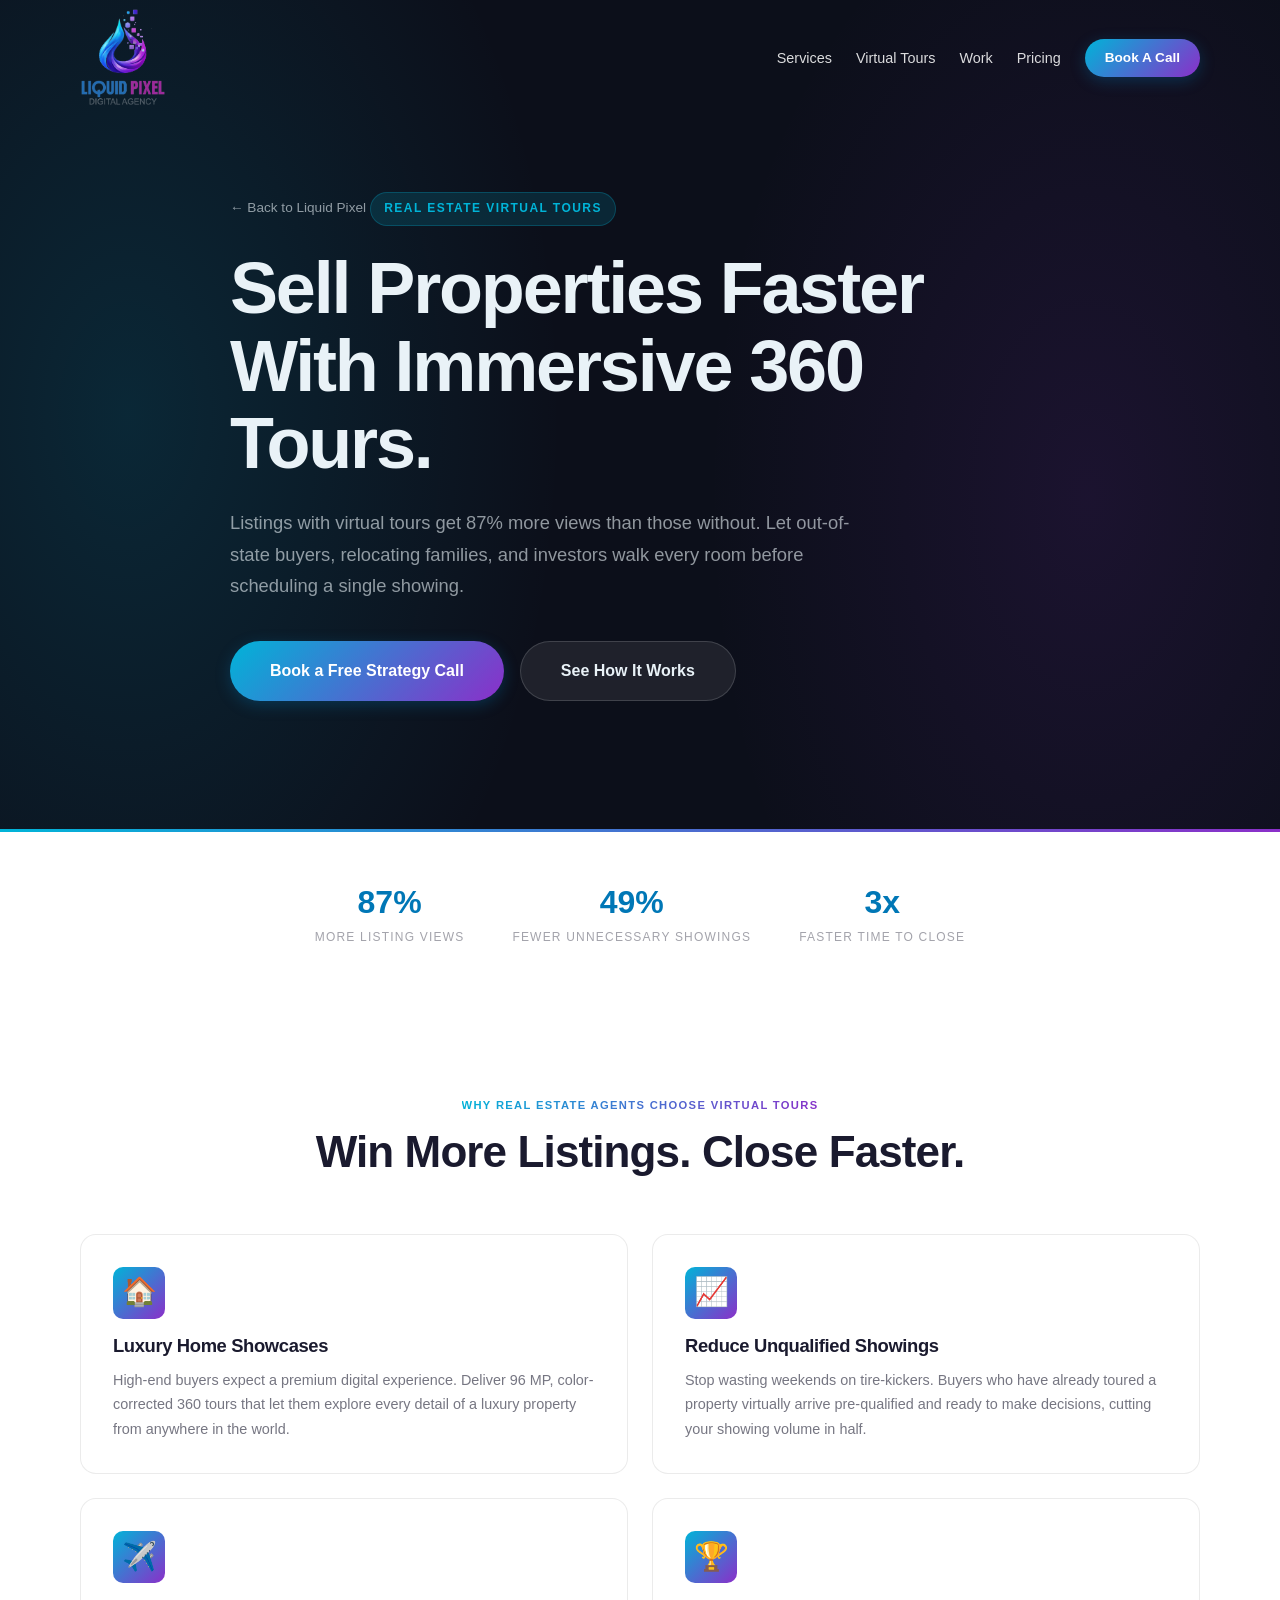
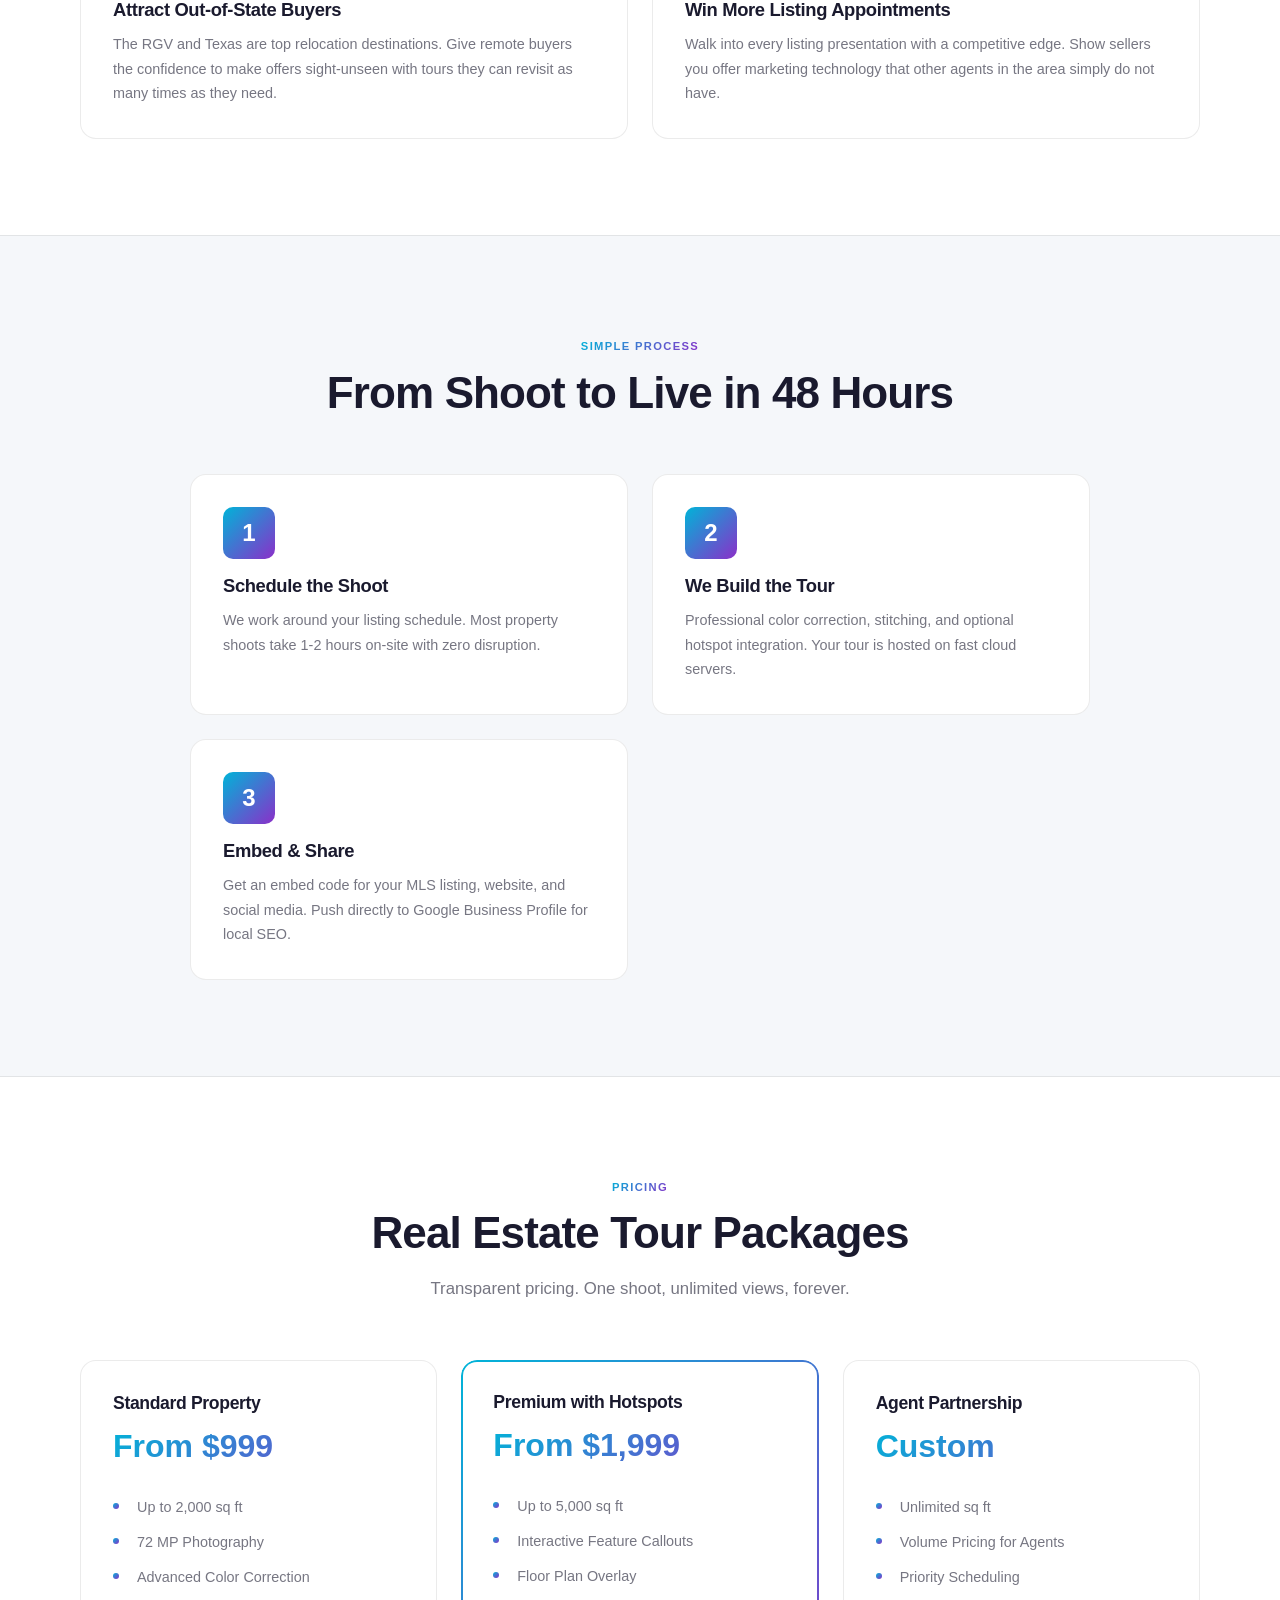
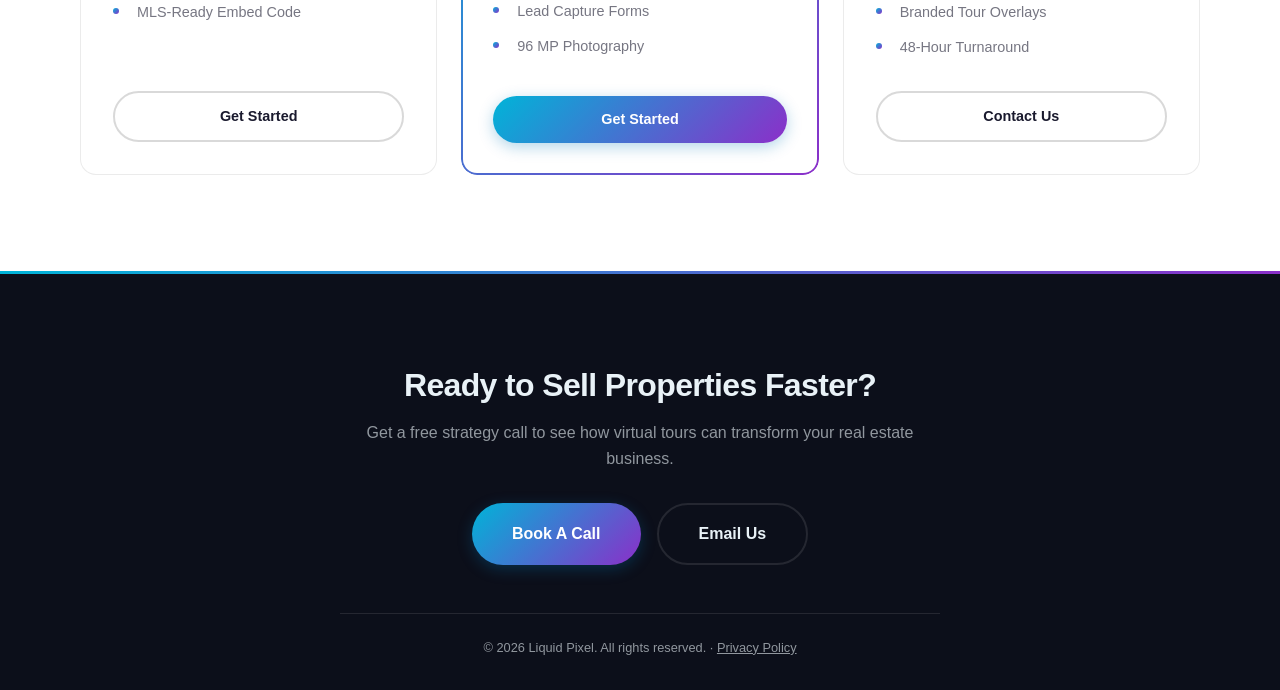
<file: virtual-tours-real-estate.html>
<!doctype html>
<html lang="en">
  <head>
    <!-- Google tag (gtag.js) -->
    <script async src="https://www.googletagmanager.com/gtag/js?id=G-KWXNT20QLC"></script>
    <script>
      window.dataLayer = window.dataLayer || [];
      function gtag(){dataLayer.push(arguments);}
      gtag('js', new Date());
      gtag('config', 'G-KWXNT20QLC');
    </script>
    <meta charset="UTF-8" />
    <meta name="viewport" content="width=device-width, initial-scale=1.0, maximum-scale=5.0" />
    <link rel="icon" type="image/png" sizes="96x96" href="favicon-96x96.png?v=3" />
    <link rel="icon" type="image/svg+xml" href="favicon.svg?v=3" />
    <link rel="shortcut icon" href="favicon.ico?v=3" />
    <link rel="apple-touch-icon" sizes="180x180" href="apple-touch-icon.png?v=3" />
    <title>Virtual Tours for Real Estate & Luxury Homes | Liquid Pixel</title>

    <meta name="description" content="Professional 360 virtual tours for real estate agents, property managers, and luxury homes in the RGV, McAllen, and across Texas. Listings with virtual tours get 87% more views." />
    <meta name="keywords" content="real estate virtual tour RGV, property virtual tour McAllen, luxury home 360 tour, real estate 360 photography Texas, Matterport alternative Texas" />
    <meta name="author" content="Liquid Pixel" />
    <link rel="canonical" href="https://liquidpixel.io/virtual-tours-real-estate" />

    <meta property="og:type" content="website" />
    <meta property="og:url" content="https://liquidpixel.io/virtual-tours-real-estate" />
    <meta property="og:title" content="Virtual Tours for Real Estate & Luxury Homes | Liquid Pixel" />
    <meta property="og:description" content="Listings with virtual tours get 87% more views. Stand out in the RGV and Texas real estate market with immersive 360 property tours." />
    <meta property="og:image" content="https://liquidpixel.io/assets/logos/brand/og-image.png" />

    <script type="application/ld+json">
      {
        "@context": "https://schema.org",
        "@graph": [
          {
            "@type": "LocalBusiness",
            "name": "Liquid Pixel Digital Agency",
            "image": "https://liquidpixel.io/assets/logos/brand/liquidpixel.png",
            "@id": "https://liquidpixel.io/",
            "url": "https://liquidpixel.io/",
            "telephone": "+19568029541",
            "email": "rc@liquidpixel.io",
            "priceRange": "$999-$2999+",
            "address": {
              "@type": "PostalAddress",
              "addressLocality": "McAllen",
              "addressRegion": "TX",
              "postalCode": "78501",
              "addressCountry": "US"
            },
            "geo": {
              "@type": "GeoCoordinates",
              "latitude": 26.2034,
              "longitude": -98.2300
            },
            "areaServed": [
              { "@type": "City", "name": "McAllen" },
              { "@type": "City", "name": "Austin" },
              { "@type": "City", "name": "San Antonio" },
              { "@type": "State", "name": "Texas" }
            ]
          },
          {
            "@type": "Service",
            "name": "Real Estate Virtual Tours",
            "serviceType": "360 Virtual Tour Photography for Real Estate & Property Management",
            "provider": { "@id": "https://liquidpixel.io/" },
            "areaServed": { "@type": "State", "name": "Texas" },
            "description": "Professional 360-degree virtual tours for real estate listings, luxury homes, and property management companies. Reduce unnecessary showings, attract out-of-state buyers, and close deals faster.",
            "offers": {
              "@type": "AggregateOffer",
              "lowPrice": "999",
              "highPrice": "4500",
              "priceCurrency": "USD"
            }
          }
        ]
      }
    </script>

    <link rel="preconnect" href="https://fonts.googleapis.com" />
    <link rel="preconnect" href="https://fonts.gstatic.com" crossorigin />
    <link href="https://fonts.googleapis.com/css2?family=Inter:wght@400;500;600;700;800&display=swap" rel="stylesheet" />
    <link rel="stylesheet" href="styles.css" />
    <link href="https://assets.calendly.com/assets/external/widget.css" rel="stylesheet" />
    <script src="https://assets.calendly.com/assets/external/widget.js" type="text/javascript" async></script>
      <meta name="referrer" content="strict-origin-when-cross-origin" />
    <meta http-equiv="Content-Security-Policy" content="default-src 'self'; script-src 'self' 'unsafe-inline' https://www.googletagmanager.com https://assets.calendly.com; style-src 'self' 'unsafe-inline' https://assets.calendly.com https://fonts.googleapis.com; font-src 'self' data: https://fonts.gstatic.com; img-src 'self' data: https:; frame-src https://calendly.com https://*.calendly.com https://player.vimeo.com; connect-src 'self' https://www.google-analytics.com https://*.google-analytics.com https://*.analytics.google.com https://www.googletagmanager.com https://calendly.com https://*.calendly.com; base-uri 'self'; form-action 'self' https://calendly.com; object-src 'none'" />
  </head>
  <body>

    <!-- Navigation -->
    <nav class="navbar scrolled">
      <div class="container nav-content">
        <a href="index.html">
          <img src="assets/logos/brand/liquidpixel.png?v=2" alt="Liquid Pixel" style="height: 100px; display: block;" />
        </a>
        <button class="nav-toggle" aria-label="Menu"><span></span><span></span><span></span></button>
        <ul class="nav-links" style="margin-bottom: 0">
          <li><a href="index.html#services">Services</a></li>
          <li><a href="virtualtours.html">Virtual Tours</a></li>
          <li><a href="index.html#case-studies">Work</a></li>
          <li><a href="index.html#pricing">Pricing</a></li>
          <li>
            <a href="#" class="btn btn-primary" onclick="Calendly.initPopupWidget({url: 'https://calendly.com/liquidpixeldigitalagency'}); return false;">
              Book A Call
            </a>
          </li>
        </ul>
      </div>
    </nav>

    <main>
      <!-- Hero -->
      <header class="hero hero-subpage" id="home">
        <div class="container hero-content">
          <a href="index.html" class="back-link">&larr; Back to Liquid Pixel</a>
          <div class="hero-label">Real Estate Virtual Tours</div>
          <h1 class="main-title slide-up">
            Sell Properties Faster<br>With Immersive 360 Tours.
          </h1>
          <p class="hero-desc fade-in-delay">
            Listings with virtual tours get 87% more views than those without. Let out-of-state buyers, relocating families, and investors walk every room before scheduling a single showing.
          </p>
          <div class="hero-ctas fade-in-delay">
            <a href="#" onclick="Calendly.initPopupWidget({url: 'https://calendly.com/liquidpixeldigitalagency'}); return false;" class="btn btn-primary lg">
              Book a Free Strategy Call
            </a>
            <a href="#use-cases" class="btn btn-secondary lg">See How It Works</a>
          </div>
        </div>
      </header>

      <!-- Stats Bar -->
      <section class="trusted-by fade-in-delay">
        <div class="container">
          <div style="display: flex; justify-content: center; align-items: center; gap: 3rem; flex-wrap: wrap; text-align: center;">
            <div>
              <div style="font-size: 2rem; font-weight: 800; color: var(--primary);">87%</div>
              <div style="font-size: 0.75rem; text-transform: uppercase; letter-spacing: 0.1em; color: var(--text-dim);">More Listing Views</div>
            </div>
            <div>
              <div style="font-size: 2rem; font-weight: 800; color: var(--primary);">49%</div>
              <div style="font-size: 0.75rem; text-transform: uppercase; letter-spacing: 0.1em; color: var(--text-dim);">Fewer Unnecessary Showings</div>
            </div>
            <div>
              <div style="font-size: 2rem; font-weight: 800; color: var(--primary);">3x</div>
              <div style="font-size: 0.75rem; text-transform: uppercase; letter-spacing: 0.1em; color: var(--text-dim);">Faster Time to Close</div>
            </div>
          </div>
        </div>
      </section>

      <!-- Use Cases -->
      <section id="use-cases">
        <div class="container">
          <div class="section-header text-center">
            <span class="section-label">Why Real Estate Agents Choose Virtual Tours</span>
            <h2 class="section-title">Win More Listings. Close Faster.</h2>
          </div>
          <div class="services-grid">
            <article class="service-card">
              <div class="service-icon">&#127968;</div>
              <h3>Luxury Home Showcases</h3>
              <p>High-end buyers expect a premium digital experience. Deliver 96 MP, color-corrected 360 tours that let them explore every detail of a luxury property from anywhere in the world.</p>
            </article>
            <article class="service-card">
              <div class="service-icon">&#128200;</div>
              <h3>Reduce Unqualified Showings</h3>
              <p>Stop wasting weekends on tire-kickers. Buyers who have already toured a property virtually arrive pre-qualified and ready to make decisions, cutting your showing volume in half.</p>
            </article>
            <article class="service-card">
              <div class="service-icon">&#9992;&#65039;</div>
              <h3>Attract Out-of-State Buyers</h3>
              <p>The RGV and Texas are top relocation destinations. Give remote buyers the confidence to make offers sight-unseen with tours they can revisit as many times as they need.</p>
            </article>
            <article class="service-card">
              <div class="service-icon">&#127942;</div>
              <h3>Win More Listing Appointments</h3>
              <p>Walk into every listing presentation with a competitive edge. Show sellers you offer marketing technology that other agents in the area simply do not have.</p>
            </article>
          </div>
        </div>
      </section>

      <!-- How It Works -->
      <section style="background: var(--bg-deep); border-top: 1px solid var(--border); border-bottom: 1px solid var(--border);">
        <div class="container">
          <div class="section-header text-center">
            <span class="section-label">Simple Process</span>
            <h2 class="section-title">From Shoot to Live in 48 Hours</h2>
          </div>
          <div class="services-grid" style="max-width: 900px; margin: 0 auto;">
            <article class="service-card">
              <div class="service-icon" style="font-size: 1.5rem; font-weight: 800; background: var(--accent-gradient); color: #fff; -webkit-text-fill-color: #fff;">1</div>
              <h3>Schedule the Shoot</h3>
              <p>We work around your listing schedule. Most property shoots take 1-2 hours on-site with zero disruption.</p>
            </article>
            <article class="service-card">
              <div class="service-icon" style="font-size: 1.5rem; font-weight: 800; background: var(--accent-gradient); color: #fff; -webkit-text-fill-color: #fff;">2</div>
              <h3>We Build the Tour</h3>
              <p>Professional color correction, stitching, and optional hotspot integration. Your tour is hosted on fast cloud servers.</p>
            </article>
            <article class="service-card">
              <div class="service-icon" style="font-size: 1.5rem; font-weight: 800; background: var(--accent-gradient); color: #fff; -webkit-text-fill-color: #fff;">3</div>
              <h3>Embed & Share</h3>
              <p>Get an embed code for your MLS listing, website, and social media. Push directly to Google Business Profile for local SEO.</p>
            </article>
          </div>
        </div>
      </section>

      <!-- Pricing Reference -->
      <section id="pricing">
        <div class="container">
          <div class="section-header text-center">
            <span class="section-label">Pricing</span>
            <h2 class="section-title">Real Estate Tour Packages</h2>
            <p class="section-subtitle" style="margin: 0 auto;">Transparent pricing. One shoot, unlimited views, forever.</p>
          </div>
          <div class="pricing-grid">
            <article class="pricing-card">
              <h3>Standard Property</h3>
              <div class="pricing-amount">From $999</div>
              <ul class="feature-list">
                <li>Up to 2,000 sq ft</li>
                <li>72 MP Photography</li>
                <li>Advanced Color Correction</li>
                <li>MLS-Ready Embed Code</li>
              </ul>
              <a href="#" onclick="Calendly.initPopupWidget({url: 'https://calendly.com/liquidpixeldigitalagency'}); return false;" class="btn btn-outline">
                Get Started
              </a>
            </article>
            <article class="pricing-card featured">
              <h3>Premium with Hotspots</h3>
              <div class="pricing-amount">From $1,999</div>
              <ul class="feature-list">
                <li>Up to 5,000 sq ft</li>
                <li>Interactive Feature Callouts</li>
                <li>Floor Plan Overlay</li>
                <li>Lead Capture Forms</li>
                <li>96 MP Photography</li>
              </ul>
              <a href="#" onclick="Calendly.initPopupWidget({url: 'https://calendly.com/liquidpixeldigitalagency'}); return false;" class="btn btn-primary">
                Get Started
              </a>
            </article>
            <article class="pricing-card">
              <h3>Agent Partnership</h3>
              <div class="pricing-amount">Custom</div>
              <ul class="feature-list">
                <li>Unlimited sq ft</li>
                <li>Volume Pricing for Agents</li>
                <li>Priority Scheduling</li>
                <li>Branded Tour Overlays</li>
                <li>48-Hour Turnaround</li>
              </ul>
              <a href="#" onclick="Calendly.initPopupWidget({url: 'https://calendly.com/liquidpixeldigitalagency'}); return false;" class="btn btn-outline">
                Contact Us
              </a>
            </article>
          </div>
        </div>
      </section>
    </main>

    <!-- Footer -->
    <footer class="contact" id="contact">
      <div class="container">
        <div class="footer-inner">
          <h2>Ready to Sell Properties Faster?</h2>
          <p>Get a free strategy call to see how virtual tours can transform your real estate business.</p>
          <div class="contact-links">
            <a href="#" onclick="Calendly.initPopupWidget({url: 'https://calendly.com/liquidpixeldigitalagency'}); return false;" class="btn btn-primary lg">
              Book A Call
            </a>
            <a href="mailto:rc@liquidpixel.io" class="btn btn-outline lg">Email Us</a>
          </div>
          <div class="footer-bottom">
            <p>&copy; <span id="current-year">2026</span> Liquid Pixel. All rights reserved. &middot; <a href="privacy.html" style="color:inherit;text-decoration:underline;">Privacy Policy</a></p>
          </div>
        </div>
      </div>
    </footer>

    <script src="script.js"></script>
  </body>
</html>
</file>
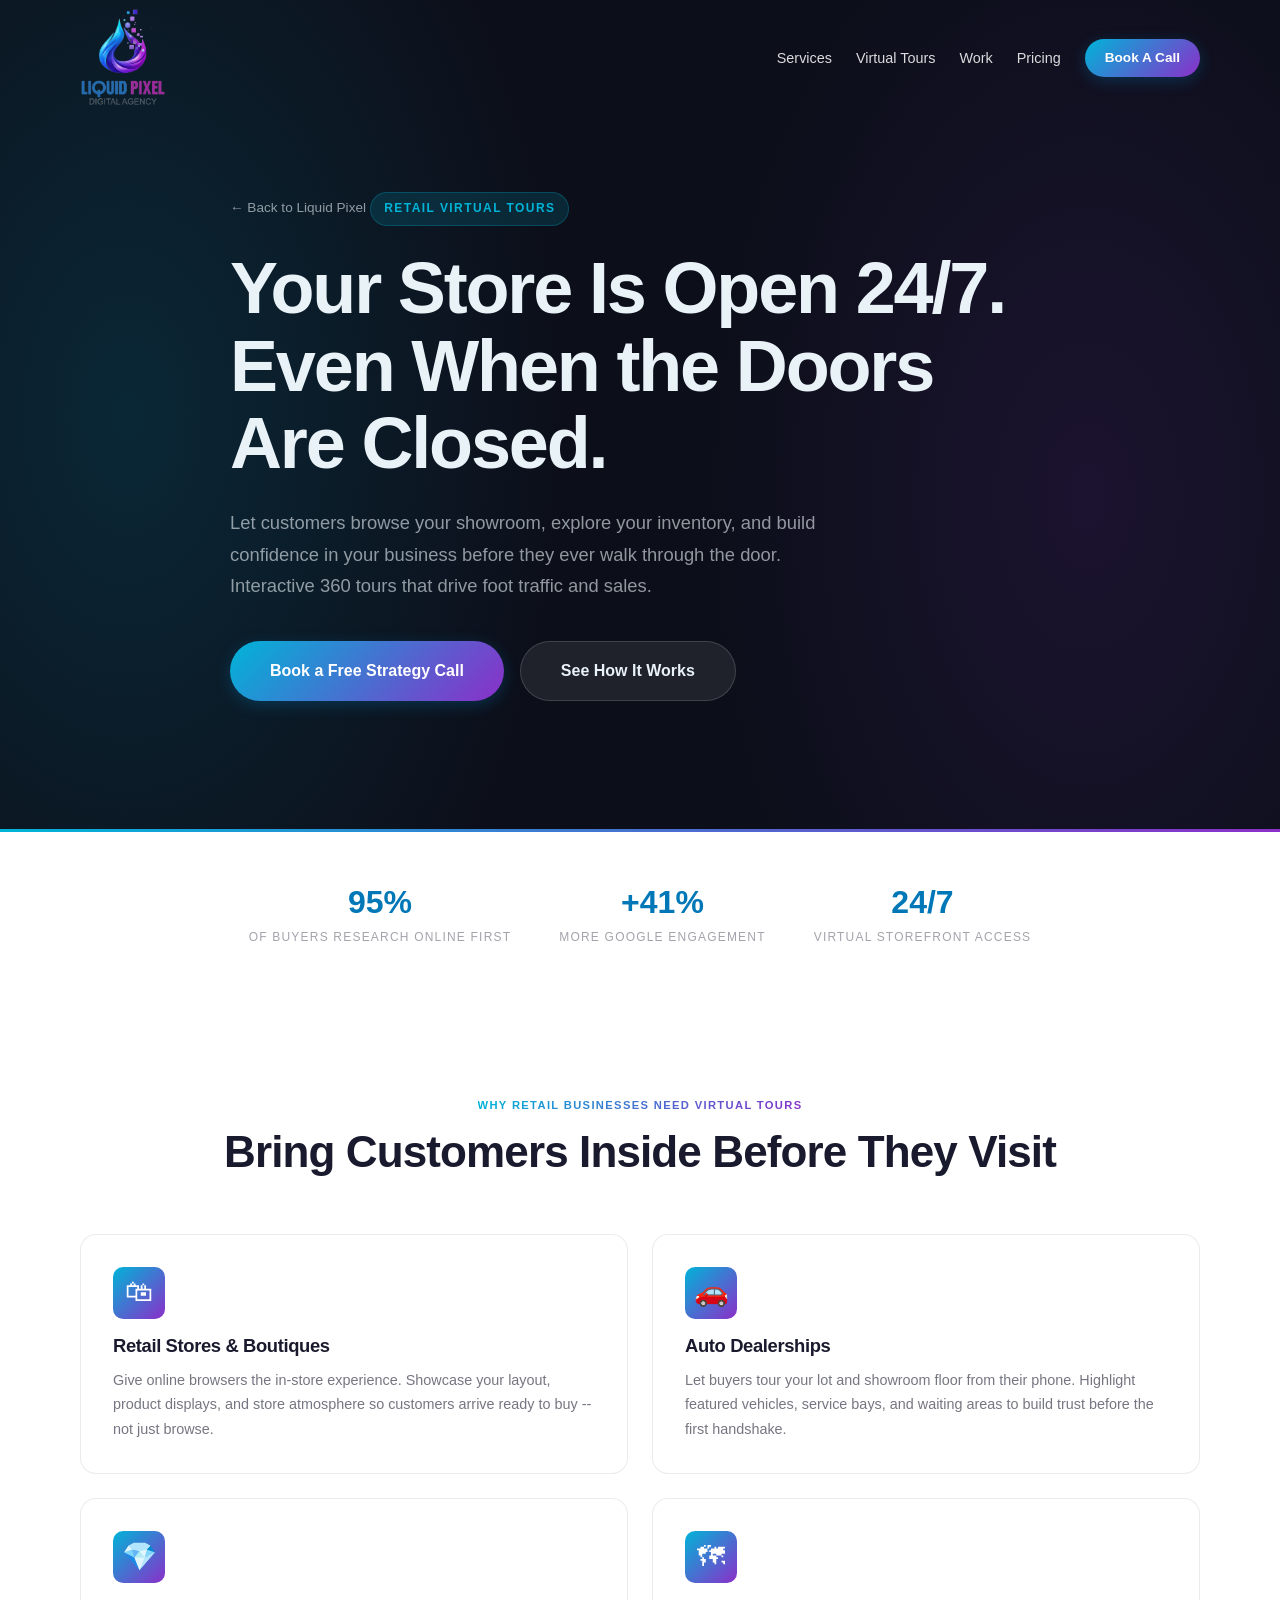
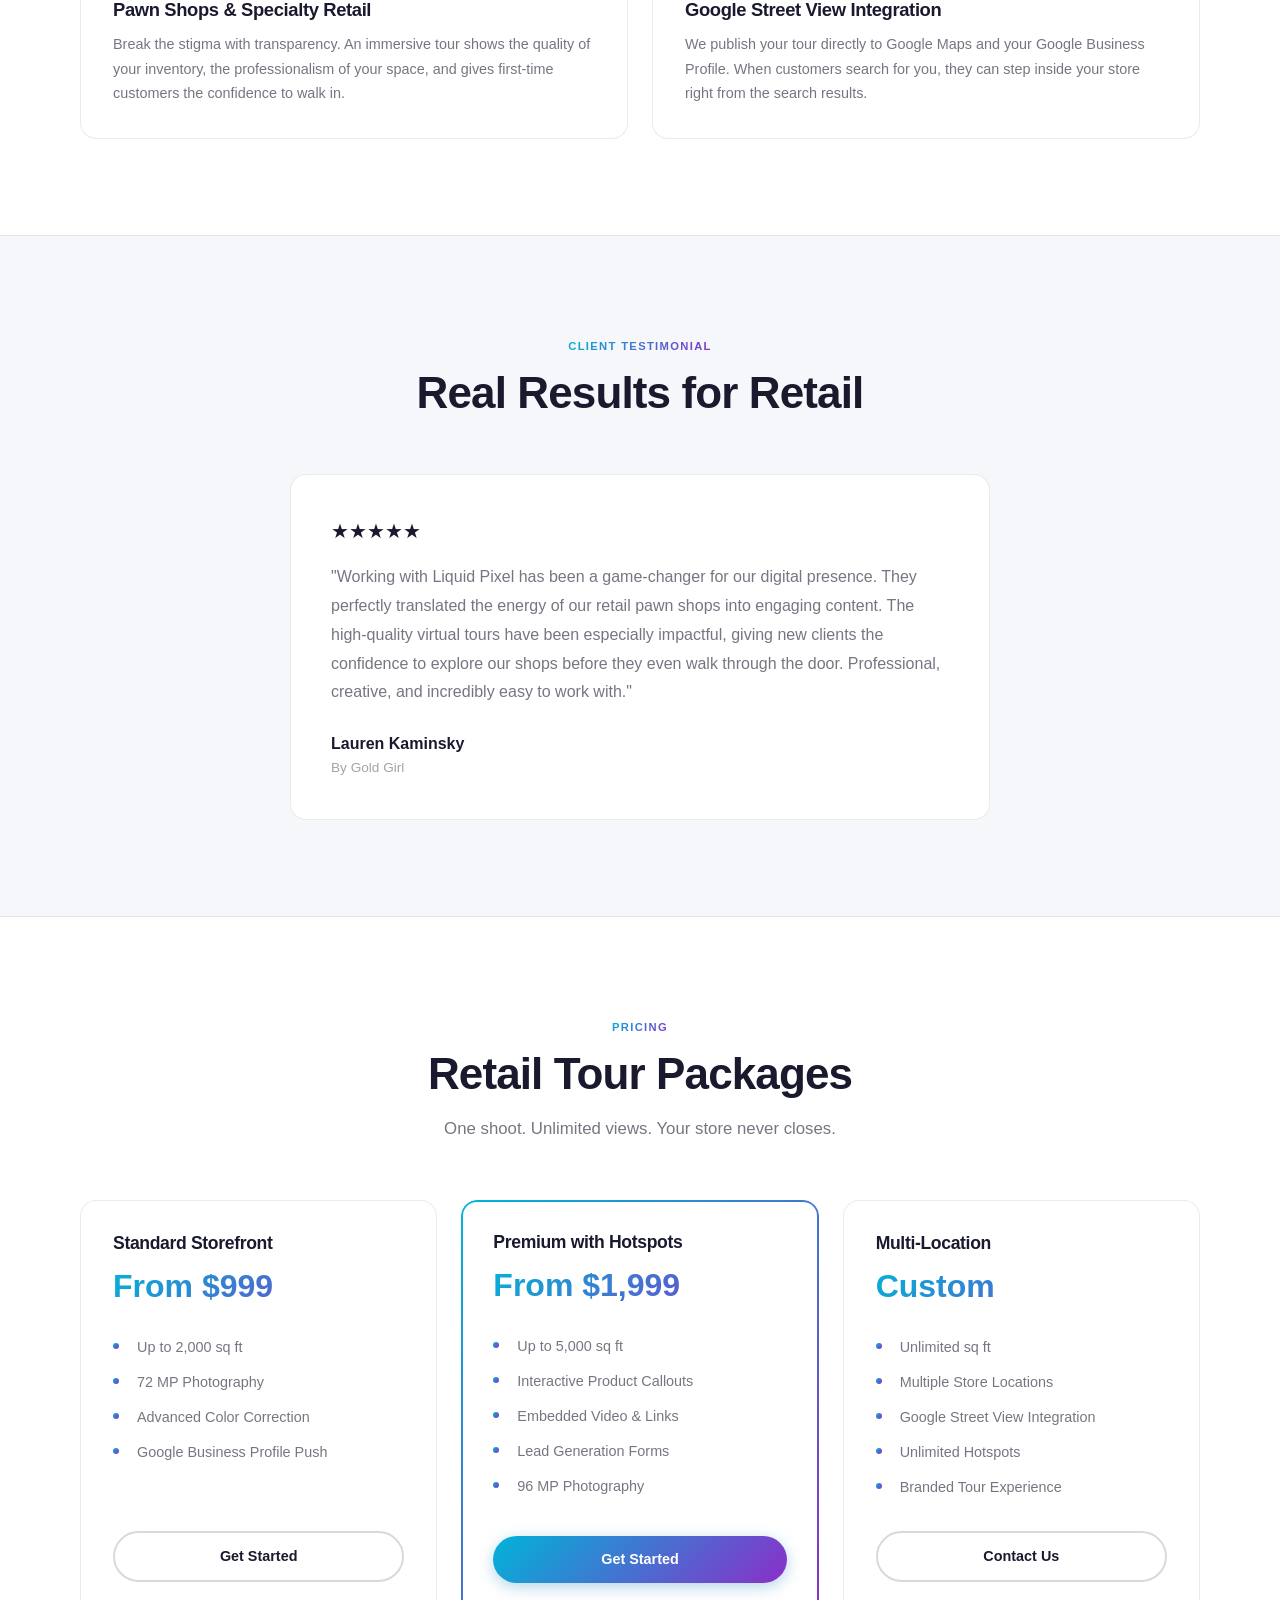
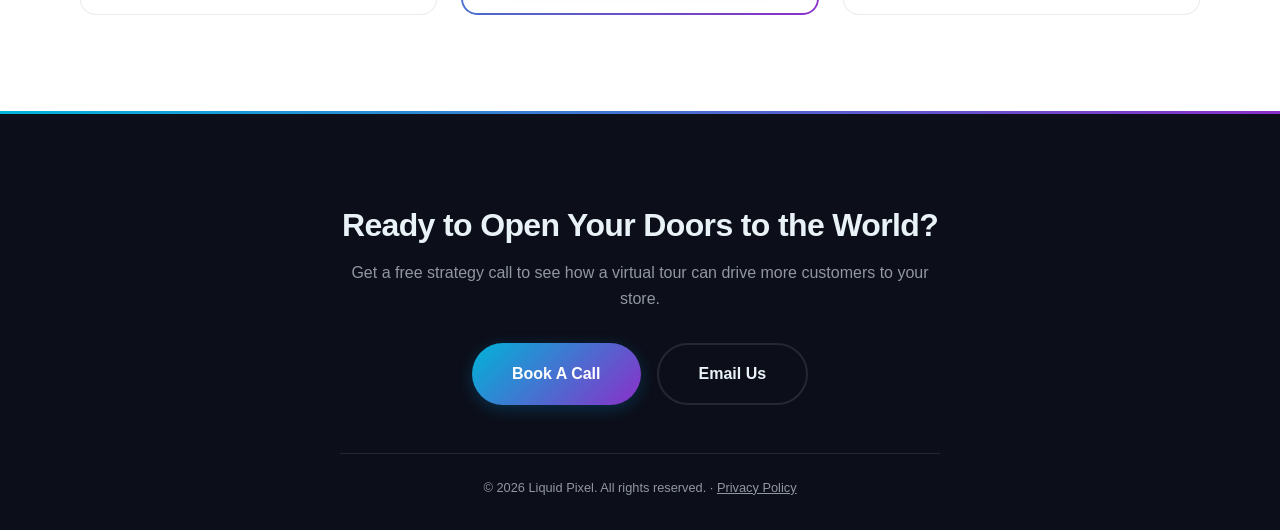
<file: virtual-tours-retail.html>
<!doctype html>
<html lang="en">
  <head>
    <!-- Google tag (gtag.js) -->
    <script async src="https://www.googletagmanager.com/gtag/js?id=G-KWXNT20QLC"></script>
    <script>
      window.dataLayer = window.dataLayer || [];
      function gtag(){dataLayer.push(arguments);}
      gtag('js', new Date());
      gtag('config', 'G-KWXNT20QLC');
    </script>
    <meta charset="UTF-8" />
    <meta name="viewport" content="width=device-width, initial-scale=1.0, maximum-scale=5.0" />
    <link rel="icon" type="image/png" sizes="96x96" href="favicon-96x96.png?v=3" />
    <link rel="icon" type="image/svg+xml" href="favicon.svg?v=3" />
    <link rel="shortcut icon" href="favicon.ico?v=3" />
    <link rel="apple-touch-icon" sizes="180x180" href="apple-touch-icon.png?v=3" />
    <title>Virtual Tours for Retail Stores, Showrooms & Dealerships | Liquid Pixel</title>

    <meta name="description" content="Interactive 360 virtual tours for retail stores, showrooms, auto dealerships, and pawn shops in Texas. Showcase your inventory online and build customer trust before they visit." />
    <meta name="keywords" content="retail store virtual tour, showroom 360 tour Texas, auto dealership virtual tour, pawn shop virtual tour, retail 360 photography, Google Street View business tour" />
    <meta name="author" content="Liquid Pixel" />
    <link rel="canonical" href="https://liquidpixel.io/virtual-tours-retail" />

    <meta property="og:type" content="website" />
    <meta property="og:url" content="https://liquidpixel.io/virtual-tours-retail" />
    <meta property="og:title" content="Virtual Tours for Retail Stores, Showrooms & Dealerships | Liquid Pixel" />
    <meta property="og:description" content="Let customers explore your store 24/7 with immersive 360 virtual tours. Build trust, showcase inventory, and drive foot traffic." />
    <meta property="og:image" content="https://liquidpixel.io/assets/logos/brand/og-image.png" />

    <script type="application/ld+json">
      {
        "@context": "https://schema.org",
        "@graph": [
          {
            "@type": "LocalBusiness",
            "name": "Liquid Pixel Digital Agency",
            "image": "https://liquidpixel.io/assets/logos/brand/liquidpixel.png",
            "@id": "https://liquidpixel.io/",
            "url": "https://liquidpixel.io/",
            "telephone": "+19568029541",
            "email": "rc@liquidpixel.io",
            "priceRange": "$999-$2999+",
            "address": {
              "@type": "PostalAddress",
              "addressLocality": "McAllen",
              "addressRegion": "TX",
              "postalCode": "78501",
              "addressCountry": "US"
            },
            "geo": {
              "@type": "GeoCoordinates",
              "latitude": 26.2034,
              "longitude": -98.2300
            },
            "areaServed": [
              { "@type": "City", "name": "McAllen" },
              { "@type": "City", "name": "Austin" },
              { "@type": "City", "name": "San Antonio" },
              { "@type": "State", "name": "Texas" }
            ]
          },
          {
            "@type": "Service",
            "name": "Retail Virtual Tours",
            "serviceType": "360 Virtual Tour Photography for Retail Stores, Showrooms & Dealerships",
            "provider": { "@id": "https://liquidpixel.io/" },
            "areaServed": { "@type": "State", "name": "Texas" },
            "description": "Professional 360-degree virtual tours for retail stores, auto dealerships, showrooms, and specialty shops. Showcase your inventory, build customer trust, and integrate with Google Street View.",
            "offers": {
              "@type": "AggregateOffer",
              "lowPrice": "999",
              "highPrice": "4500",
              "priceCurrency": "USD"
            }
          }
        ]
      }
    </script>

    <link rel="preconnect" href="https://fonts.googleapis.com" />
    <link rel="preconnect" href="https://fonts.gstatic.com" crossorigin />
    <link href="https://fonts.googleapis.com/css2?family=Inter:wght@400;500;600;700;800&display=swap" rel="stylesheet" />
    <link rel="stylesheet" href="styles.css" />
    <link href="https://assets.calendly.com/assets/external/widget.css" rel="stylesheet" />
    <script src="https://assets.calendly.com/assets/external/widget.js" type="text/javascript" async></script>
      <meta name="referrer" content="strict-origin-when-cross-origin" />
    <meta http-equiv="Content-Security-Policy" content="default-src 'self'; script-src 'self' 'unsafe-inline' https://www.googletagmanager.com https://assets.calendly.com; style-src 'self' 'unsafe-inline' https://assets.calendly.com https://fonts.googleapis.com; font-src 'self' data: https://fonts.gstatic.com; img-src 'self' data: https:; frame-src https://calendly.com https://*.calendly.com https://player.vimeo.com; connect-src 'self' https://www.google-analytics.com https://*.google-analytics.com https://*.analytics.google.com https://www.googletagmanager.com https://calendly.com https://*.calendly.com; base-uri 'self'; form-action 'self' https://calendly.com; object-src 'none'" />
  </head>
  <body>

    <!-- Navigation -->
    <nav class="navbar scrolled">
      <div class="container nav-content">
        <a href="index.html">
          <img src="assets/logos/brand/liquidpixel.png?v=2" alt="Liquid Pixel" style="height: 100px; display: block;" />
        </a>
        <button class="nav-toggle" aria-label="Menu"><span></span><span></span><span></span></button>
        <ul class="nav-links" style="margin-bottom: 0">
          <li><a href="index.html#services">Services</a></li>
          <li><a href="virtualtours.html">Virtual Tours</a></li>
          <li><a href="index.html#case-studies">Work</a></li>
          <li><a href="index.html#pricing">Pricing</a></li>
          <li>
            <a href="#" class="btn btn-primary" onclick="Calendly.initPopupWidget({url: 'https://calendly.com/liquidpixeldigitalagency'}); return false;">
              Book A Call
            </a>
          </li>
        </ul>
      </div>
    </nav>

    <main>
      <!-- Hero -->
      <header class="hero hero-subpage" id="home">
        <div class="container hero-content">
          <a href="index.html" class="back-link">&larr; Back to Liquid Pixel</a>
          <div class="hero-label">Retail Virtual Tours</div>
          <h1 class="main-title slide-up">
            Your Store Is Open 24/7.<br>Even When the Doors Are Closed.
          </h1>
          <p class="hero-desc fade-in-delay">
            Let customers browse your showroom, explore your inventory, and build confidence in your business before they ever walk through the door. Interactive 360 tours that drive foot traffic and sales.
          </p>
          <div class="hero-ctas fade-in-delay">
            <a href="#" onclick="Calendly.initPopupWidget({url: 'https://calendly.com/liquidpixeldigitalagency'}); return false;" class="btn btn-primary lg">
              Book a Free Strategy Call
            </a>
            <a href="#use-cases" class="btn btn-secondary lg">See How It Works</a>
          </div>
        </div>
      </header>

      <!-- Stats Bar -->
      <section class="trusted-by fade-in-delay">
        <div class="container">
          <div style="display: flex; justify-content: center; align-items: center; gap: 3rem; flex-wrap: wrap; text-align: center;">
            <div>
              <div style="font-size: 2rem; font-weight: 800; color: var(--primary);">95%</div>
              <div style="font-size: 0.75rem; text-transform: uppercase; letter-spacing: 0.1em; color: var(--text-dim);">of Buyers Research Online First</div>
            </div>
            <div>
              <div style="font-size: 2rem; font-weight: 800; color: var(--primary);">+41%</div>
              <div style="font-size: 0.75rem; text-transform: uppercase; letter-spacing: 0.1em; color: var(--text-dim);">More Google Engagement</div>
            </div>
            <div>
              <div style="font-size: 2rem; font-weight: 800; color: var(--primary);">24/7</div>
              <div style="font-size: 0.75rem; text-transform: uppercase; letter-spacing: 0.1em; color: var(--text-dim);">Virtual Storefront Access</div>
            </div>
          </div>
        </div>
      </section>

      <!-- Use Cases -->
      <section id="use-cases">
        <div class="container">
          <div class="section-header text-center">
            <span class="section-label">Why Retail Businesses Need Virtual Tours</span>
            <h2 class="section-title">Bring Customers Inside Before They Visit</h2>
          </div>
          <div class="services-grid">
            <article class="service-card">
              <div class="service-icon">&#128717;</div>
              <h3>Retail Stores & Boutiques</h3>
              <p>Give online browsers the in-store experience. Showcase your layout, product displays, and store atmosphere so customers arrive ready to buy -- not just browse.</p>
            </article>
            <article class="service-card">
              <div class="service-icon">&#128663;</div>
              <h3>Auto Dealerships</h3>
              <p>Let buyers tour your lot and showroom floor from their phone. Highlight featured vehicles, service bays, and waiting areas to build trust before the first handshake.</p>
            </article>
            <article class="service-card">
              <div class="service-icon">&#128142;</div>
              <h3>Pawn Shops & Specialty Retail</h3>
              <p>Break the stigma with transparency. An immersive tour shows the quality of your inventory, the professionalism of your space, and gives first-time customers the confidence to walk in.</p>
            </article>
            <article class="service-card">
              <div class="service-icon">&#128506;</div>
              <h3>Google Street View Integration</h3>
              <p>We publish your tour directly to Google Maps and your Google Business Profile. When customers search for you, they can step inside your store right from the search results.</p>
            </article>
          </div>
        </div>
      </section>

      <!-- Testimonial -->
      <section style="background: var(--bg-deep); border-top: 1px solid var(--border); border-bottom: 1px solid var(--border);">
        <div class="container">
          <div class="section-header text-center">
            <span class="section-label">Client Testimonial</span>
            <h2 class="section-title">Real Results for Retail</h2>
          </div>
          <div style="max-width: 700px; margin: 0 auto; background: var(--surface); border: 1px solid var(--border); border-radius: var(--radius); padding: 2.5rem;">
            <div style="font-size: 1.25rem; margin-bottom: 1rem;">&#9733;&#9733;&#9733;&#9733;&#9733;</div>
            <p style="color: var(--text-muted); font-size: 1rem; line-height: 1.8; margin-bottom: 1.5rem;">
              "Working with Liquid Pixel has been a game-changer for our digital presence. They perfectly translated the energy of our retail pawn shops into engaging content. The high-quality virtual tours have been especially impactful, giving new clients the confidence to explore our shops before they even walk through the door. Professional, creative, and incredibly easy to work with."
            </p>
            <div style="font-weight: 700; color: var(--text);">Lauren Kaminsky</div>
            <div style="font-size: 0.85rem; color: var(--text-dim);">By Gold Girl</div>
          </div>
        </div>
      </section>

      <!-- Pricing Reference -->
      <section id="pricing">
        <div class="container">
          <div class="section-header text-center">
            <span class="section-label">Pricing</span>
            <h2 class="section-title">Retail Tour Packages</h2>
            <p class="section-subtitle" style="margin: 0 auto;">One shoot. Unlimited views. Your store never closes.</p>
          </div>
          <div class="pricing-grid">
            <article class="pricing-card">
              <h3>Standard Storefront</h3>
              <div class="pricing-amount">From $999</div>
              <ul class="feature-list">
                <li>Up to 2,000 sq ft</li>
                <li>72 MP Photography</li>
                <li>Advanced Color Correction</li>
                <li>Google Business Profile Push</li>
              </ul>
              <a href="#" onclick="Calendly.initPopupWidget({url: 'https://calendly.com/liquidpixeldigitalagency'}); return false;" class="btn btn-outline">
                Get Started
              </a>
            </article>
            <article class="pricing-card featured">
              <h3>Premium with Hotspots</h3>
              <div class="pricing-amount">From $1,999</div>
              <ul class="feature-list">
                <li>Up to 5,000 sq ft</li>
                <li>Interactive Product Callouts</li>
                <li>Embedded Video & Links</li>
                <li>Lead Generation Forms</li>
                <li>96 MP Photography</li>
              </ul>
              <a href="#" onclick="Calendly.initPopupWidget({url: 'https://calendly.com/liquidpixeldigitalagency'}); return false;" class="btn btn-primary">
                Get Started
              </a>
            </article>
            <article class="pricing-card">
              <h3>Multi-Location</h3>
              <div class="pricing-amount">Custom</div>
              <ul class="feature-list">
                <li>Unlimited sq ft</li>
                <li>Multiple Store Locations</li>
                <li>Google Street View Integration</li>
                <li>Unlimited Hotspots</li>
                <li>Branded Tour Experience</li>
              </ul>
              <a href="#" onclick="Calendly.initPopupWidget({url: 'https://calendly.com/liquidpixeldigitalagency'}); return false;" class="btn btn-outline">
                Contact Us
              </a>
            </article>
          </div>
        </div>
      </section>
    </main>

    <!-- Footer -->
    <footer class="contact" id="contact">
      <div class="container">
        <div class="footer-inner">
          <h2>Ready to Open Your Doors to the World?</h2>
          <p>Get a free strategy call to see how a virtual tour can drive more customers to your store.</p>
          <div class="contact-links">
            <a href="#" onclick="Calendly.initPopupWidget({url: 'https://calendly.com/liquidpixeldigitalagency'}); return false;" class="btn btn-primary lg">
              Book A Call
            </a>
            <a href="mailto:rc@liquidpixel.io" class="btn btn-outline lg">Email Us</a>
          </div>
          <div class="footer-bottom">
            <p>&copy; <span id="current-year">2026</span> Liquid Pixel. All rights reserved. &middot; <a href="privacy.html" style="color:inherit;text-decoration:underline;">Privacy Policy</a></p>
          </div>
        </div>
      </div>
    </footer>

    <script src="script.js"></script>
  </body>
</html>
</file>
<file: styles.css>
/* ━━━━━━━━━━━━━━━━━━━━━━━━━━━━━━━━━━━━━━━━━━
   Liquid Pixel — Creative Edition
   Bold gradients, animated accents, agency energy
   Revert: rename styles-base.css -> styles.css
   ━━━━━━━━━━━━━━━━━━━━━━━━━━━━━━━━━━━━━━━━━━ */

:root {
  --bg: #ffffff;
  --bg-deep: #f5f7fa;
  --bg-dark: #0c0f1a;
  --surface: #ffffff;
  --surface-hover: #f0f2f5;
  --surface-dark: #161b2e;
  --border: rgba(0, 0, 0, 0.08);
  --border-hover: rgba(0, 0, 0, 0.15);
  --border-light: rgba(255, 255, 255, 0.1);
  --primary: #0077B6;
  --primary-soft: rgba(0, 119, 182, 0.1);
  --secondary: #8B2FC9;
  --secondary-soft: rgba(139, 47, 201, 0.1);
  --cyan: #00B4D8;
  --magenta: #C850C0;
  --accent-gradient: linear-gradient(135deg, #00B4D8, #8B2FC9);
  --accent-gradient-wide: linear-gradient(135deg, #00B4D8, #0077B6, #8B2FC9, #C850C0);
  --text: #1a1a2e;
  --text-muted: rgba(26, 26, 46, 0.6);
  --text-dim: rgba(26, 26, 46, 0.4);
  --text-light: #e9f2f7;
  --text-light-muted: rgba(233, 242, 247, 0.6);
  --font: "Inter", -apple-system, BlinkMacSystemFont, sans-serif;
  --ease: cubic-bezier(0.25, 0.8, 0.25, 1);
  --radius: 16px;
  --radius-sm: 10px;
}

* { margin: 0; padding: 0; box-sizing: border-box; }

html {
  scroll-behavior: smooth;
  -webkit-font-smoothing: antialiased;
  -moz-osx-font-smoothing: grayscale;
}

body {
  font-family: var(--font);
  background: var(--bg);
  color: var(--text);
  line-height: 1.6;
  overflow-x: hidden;
}

/* ── Layout ── */
.container {
  width: 100%;
  max-width: 1200px;
  margin: 0 auto;
  padding: 0 1.5rem;
}

/* ── Typography ── */
h1, h2, h3, h4 {
  line-height: 1.15;
  font-weight: 700;
  letter-spacing: -0.02em;
}

.section-title {
  font-size: 2.25rem;
  margin-bottom: 1rem;
}

.section-subtitle {
  color: var(--text-muted);
  font-size: 1.05rem;
  line-height: 1.7;
  max-width: 600px;
}

.text-center { text-align: center; }
.text-center .section-subtitle { margin: 0 auto; }

/* ── Gradient Text Utility ── */
.gradient-text {
  background: var(--accent-gradient);
  -webkit-background-clip: text;
  -webkit-text-fill-color: transparent;
  background-clip: text;
}

/* ── Buttons ── */
.btn {
  display: inline-flex;
  align-items: center;
  justify-content: center;
  padding: 0.75rem 1.5rem;
  border-radius: 50px;
  font-weight: 600;
  font-size: 0.9rem;
  text-decoration: none;
  transition: all 0.3s var(--ease);
  cursor: pointer;
  border: none;
  font-family: var(--font);
}

.btn-primary {
  background: var(--accent-gradient);
  color: #fff;
  box-shadow: 0 4px 15px rgba(0, 119, 182, 0.3);
}
.btn-primary:hover {
  transform: translateY(-2px);
  box-shadow: 0 6px 25px rgba(0, 119, 182, 0.4);
}

.btn-gradient {
  background: var(--accent-gradient);
  color: #fff;
  box-shadow: 0 4px 15px rgba(139, 47, 201, 0.3);
}
.btn-gradient:hover {
  transform: translateY(-2px);
  box-shadow: 0 6px 25px rgba(139, 47, 201, 0.4);
}

.btn-secondary {
  background: var(--bg-deep);
  color: var(--text);
  border: 1px solid var(--border);
}
.btn-secondary:hover {
  background: var(--surface-hover);
  border-color: var(--border-hover);
  transform: translateY(-1px);
}

.btn-outline {
  background: transparent;
  color: var(--text);
  border: 2px solid var(--border-hover);
}
.btn-outline:hover {
  border-color: var(--primary);
  color: var(--primary);
  transform: translateY(-1px);
}

/* Light variant for dark sections */
.btn-outline-light {
  background: transparent;
  color: var(--text-light);
  border: 2px solid var(--border-light);
}
.btn-outline-light:hover {
  border-color: var(--cyan);
  color: var(--cyan);
  transform: translateY(-1px);
}

.btn.lg {
  padding: 1rem 2.5rem;
  font-size: 1rem;
}

/* ── Navbar ── */
.navbar {
  position: fixed;
  top: 0;
  width: 100%;
  z-index: 100;
  padding: 0.5rem 0;
  background: transparent;
  transition: all 0.3s var(--ease);
}

.navbar.scrolled {
  background: rgba(255, 255, 255, 0.92);
  backdrop-filter: blur(20px);
  border-bottom: 1px solid var(--border);
  box-shadow: 0 1px 3px rgba(0, 0, 0, 0.05);
}

.nav-content {
  display: flex;
  align-items: center;
  justify-content: space-between;
}

.nav-links {
  display: flex;
  list-style: none;
  align-items: center;
  gap: 1.5rem;
}

.nav-links a:not(.btn) {
  color: #ffffff;
  text-decoration: none;
  font-weight: 500;
  font-size: 0.9rem;
  opacity: 0.85;
  transition: opacity 0.2s, color 0.3s;
}
.nav-links a:not(.btn):hover {
  opacity: 1;
}

.navbar.scrolled .nav-links a:not(.btn) {
  color: var(--text);
}

.nav-links a.btn {
  padding: 0.5rem 1.25rem;
  font-size: 0.85rem;
  width: auto;
}

/* ── Mobile Nav ── */
.nav-toggle {
  display: none;
  background: none;
  border: none;
  cursor: pointer;
  padding: 0.5rem;
  z-index: 101;
}

.nav-toggle span {
  display: block;
  width: 24px;
  height: 2px;
  background: #fff;
  margin: 5px 0;
  transition: all 0.3s var(--ease);
}

.navbar.scrolled .nav-toggle span {
  background: var(--text);
}

@media (max-width: 767px) {
  .nav-toggle {
    display: block;
  }

  .nav-links {
    display: none;
    position: fixed;
    top: 0;
    left: 0;
    right: 0;
    bottom: 0;
    background: rgba(12, 15, 26, 0.97);
    backdrop-filter: blur(20px);
    flex-direction: column;
    justify-content: center;
    align-items: center;
    gap: 2rem;
    z-index: 100;
  }

  .nav-links.open {
    display: flex;
  }

  .nav-links a:not(.btn) {
    color: #fff !important;
    font-size: 1.25rem;
    opacity: 1;
  }

  .nav-links a.btn {
    padding: 0.75rem 2rem;
    font-size: 1rem;
  }

  .nav-toggle.open span:nth-child(1) {
    transform: rotate(45deg) translate(5px, 5px);
  }
  .nav-toggle.open span:nth-child(2) {
    opacity: 0;
  }
  .nav-toggle.open span:nth-child(3) {
    transform: rotate(-45deg) translate(5px, -5px);
  }
}

/* ── Hero — Full gradient dark section ── */
.hero {
  min-height: 100vh;
  display: flex;
  align-items: center;
  padding: 10rem 0 6rem;
  position: relative;
  background: var(--bg-dark);
  color: var(--text-light);
  overflow: hidden;
}

.hero::before {
  content: "";
  position: absolute;
  top: -50%;
  left: -30%;
  width: 80%;
  height: 200%;
  background: radial-gradient(ellipse, rgba(0, 180, 216, 0.15) 0%, transparent 60%);
  pointer-events: none;
  animation: heroGlow1 8s ease-in-out infinite alternate;
}

.hero::after {
  content: "";
  position: absolute;
  bottom: -50%;
  right: -20%;
  width: 70%;
  height: 180%;
  background: radial-gradient(ellipse, rgba(139, 47, 201, 0.12) 0%, transparent 60%);
  pointer-events: none;
  animation: heroGlow2 10s ease-in-out infinite alternate;
}

@keyframes heroGlow1 {
  0% { transform: translate(0, 0) scale(1); }
  100% { transform: translate(5%, 3%) scale(1.1); }
}

@keyframes heroGlow2 {
  0% { transform: translate(0, 0) scale(1); }
  100% { transform: translate(-4%, -2%) scale(1.05); }
}

.hero-content {
  position: relative;
  z-index: 1;
  max-width: 800px;
}

.hero-label {
  display: inline-block;
  font-size: 0.75rem;
  font-weight: 600;
  text-transform: uppercase;
  letter-spacing: 0.12em;
  color: var(--cyan);
  margin-bottom: 1.5rem;
  padding: 0.4rem 0.8rem;
  background: rgba(0, 180, 216, 0.15);
  border: 1px solid rgba(0, 180, 216, 0.25);
  border-radius: 50px;
}

.main-title {
  font-size: 3rem;
  font-weight: 800;
  margin-bottom: 1.5rem;
  letter-spacing: -0.03em;
  line-height: 1.08;
  color: var(--text-light);
}

.hero-desc {
  font-size: 1.1rem;
  color: var(--text-light-muted);
  margin-bottom: 2.5rem;
  line-height: 1.7;
  max-width: 620px;
}

.hero-ctas {
  display: flex;
  gap: 1rem;
  flex-wrap: wrap;
}

.hero-ctas .btn-secondary {
  background: rgba(255, 255, 255, 0.08);
  color: var(--text-light);
  border: 1px solid rgba(255, 255, 255, 0.15);
}
.hero-ctas .btn-secondary:hover {
  background: rgba(255, 255, 255, 0.15);
  border-color: rgba(255, 255, 255, 0.3);
}

/* ── Trusted By — gradient divider ── */
.trusted-by {
  padding: 3rem 0;
  position: relative;
  background: var(--bg);
}

.trusted-by::before {
  content: "";
  position: absolute;
  top: 0;
  left: 0;
  right: 0;
  height: 3px;
  background: var(--accent-gradient);
}

.trusted-logos {
  display: flex;
  justify-content: center;
  align-items: center;
  gap: 3rem;
  flex-wrap: wrap;
}

.trusted-logo {
  height: 70px;
  width: auto;
  object-fit: contain;
  opacity: 0.5;
  filter: grayscale(100%);
  transition: all 0.4s var(--ease);
}
.trusted-logo:hover {
  opacity: 1;
  filter: grayscale(0%);
  transform: scale(1.05);
}
.driscoll-logo { height: 55px; }

/* ── Section Spacing ── */
section {
  padding: 6rem 0;
}

.section-header {
  margin-bottom: 3.5rem;
}

.section-label {
  display: inline-block;
  font-size: 0.7rem;
  font-weight: 700;
  text-transform: uppercase;
  letter-spacing: 0.12em;
  background: var(--accent-gradient);
  -webkit-background-clip: text;
  -webkit-text-fill-color: transparent;
  background-clip: text;
  margin-bottom: 0.75rem;
}

/* Dark section variant */
.section-dark {
  background: var(--bg-dark);
  color: var(--text-light);
}

.section-dark .section-title {
  color: var(--text-light);
}

.section-dark .section-subtitle,
.section-dark p {
  color: var(--text-light-muted);
}

/* ── Cards ── */
.card {
  background: var(--surface);
  border: 1px solid var(--border);
  border-radius: var(--radius);
  padding: 2rem;
  transition: all 0.3s var(--ease);
}
.card:hover {
  border-color: var(--border-hover);
  transform: translateY(-2px);
  box-shadow: 0 8px 30px rgba(0, 0, 0, 0.08);
}

/* ── Tours Carousel — dark section ── */
.tours {
  background: var(--bg-dark);
  color: var(--text-light);
  border: none;
  position: relative;
  overflow: hidden;
}

.tours::before {
  content: "";
  position: absolute;
  top: 0;
  left: 0;
  right: 0;
  height: 3px;
  background: var(--accent-gradient);
}

.tours .section-title {
  color: var(--text-light);
}

.carousel-container {
  position: relative;
  overflow: hidden;
}

.carousel-track {
  display: flex;
  overflow-x: auto;
  scroll-snap-type: x mandatory;
  scroll-behavior: smooth;
  gap: 1.5rem;
  padding: 0.5rem 0 2rem;
  scrollbar-width: none;
}
.carousel-track::-webkit-scrollbar { display: none; }

.carousel-card {
  flex: 0 0 85%;
  scroll-snap-align: start;
  background: var(--surface-dark);
  border: 1px solid var(--border-light);
  border-radius: var(--radius);
  overflow: hidden;
  transition: all 0.3s var(--ease);
}
.carousel-card:hover {
  border-color: rgba(0, 180, 216, 0.3);
  transform: translateY(-4px);
  box-shadow: 0 12px 40px rgba(0, 0, 0, 0.3);
}

.tour-image {
  height: 200px;
  width: 100%;
  background-size: cover;
  background-position: center;
}

.modern-gradient-1 { background: linear-gradient(135deg, #00B4D8 0%, #0077B6 100%); }
.modern-gradient-2 { background: linear-gradient(135deg, #6B21A8 0%, #C850C0 100%); }
.modern-gradient-3 { background: linear-gradient(135deg, #0077B6 0%, #8B2FC9 100%); }

.tour-info {
  padding: 1.5rem;
}
.tour-info h3 {
  font-size: 1.1rem;
  margin-bottom: 0.5rem;
  font-weight: 600;
  color: var(--text-light);
}
.tour-info p {
  color: var(--text-light-muted);
  font-size: 0.9rem;
  line-height: 1.6;
}

.carousel-btn { display: none; }

/* ── Services Grid — gradient border cards ── */
.services-grid {
  display: grid;
  grid-template-columns: 1fr;
  gap: 1.25rem;
}

.service-card {
  background: var(--surface);
  border-radius: var(--radius);
  padding: 2rem;
  display: flex;
  flex-direction: column;
  position: relative;
  transition: all 0.3s var(--ease);
  border: 1px solid var(--border);
}

.service-card::before {
  content: "";
  position: absolute;
  top: 0;
  left: 0;
  right: 0;
  height: 3px;
  background: var(--accent-gradient);
  border-radius: var(--radius) var(--radius) 0 0;
  opacity: 0;
  transition: opacity 0.3s;
}

.service-card:hover {
  transform: translateY(-4px);
  box-shadow: 0 12px 40px rgba(0, 0, 0, 0.08);
  border-color: transparent;
}

.service-card:hover::before {
  opacity: 1;
}

.service-icon {
  font-size: 1.75rem;
  margin-bottom: 1rem;
  width: 52px;
  height: 52px;
  display: flex;
  align-items: center;
  justify-content: center;
  background: var(--accent-gradient);
  border-radius: var(--radius-sm);
  color: #fff;
}

.service-card h3 {
  font-size: 1.15rem;
  font-weight: 700;
  margin-bottom: 0.75rem;
  color: var(--text);
}

.service-card p {
  color: var(--text-muted);
  font-size: 0.9rem;
  line-height: 1.7;
}

.service-card .btn {
  margin-top: auto;
}

/* ── Industries — dark section ── */
.industries-scroll {
  display: flex;
  gap: 1rem;
  overflow-x: auto;
  padding: 0.5rem 0 1rem;
  scroll-snap-type: x mandatory;
  scrollbar-width: none;
}
.industries-scroll::-webkit-scrollbar { display: none; }

.industry-card {
  flex: 0 0 280px;
  scroll-snap-align: start;
  background: var(--surface);
  border: 1px solid var(--border);
  border-radius: var(--radius);
  padding: 2rem;
  transition: all 0.3s var(--ease);
}
.industry-card:hover {
  transform: translateY(-2px);
  box-shadow: 0 8px 30px rgba(0, 0, 0, 0.06);
}

.industry-card h3 {
  font-size: 1.05rem;
  font-weight: 700;
  margin-bottom: 0.75rem;
  background: var(--accent-gradient);
  -webkit-background-clip: text;
  -webkit-text-fill-color: transparent;
  background-clip: text;
}
.industry-card p {
  color: var(--text-muted);
  font-size: 0.9rem;
  line-height: 1.6;
}

/* ── FAQ ── */
.faq-list {
  max-width: 700px;
  margin: 0 auto;
  display: flex;
  flex-direction: column;
  gap: 0;
}

.faq-item {
  border-bottom: 1px solid var(--border);
  padding: 1.5rem 0;
}

.faq-item summary {
  font-weight: 600;
  font-size: 1rem;
  cursor: pointer;
  list-style: none;
  display: flex;
  justify-content: space-between;
  align-items: center;
  color: var(--text);
  transition: color 0.2s;
}
.faq-item summary::-webkit-details-marker { display: none; }

.faq-item summary:hover {
  color: var(--primary);
}

.faq-item summary .faq-toggle {
  color: var(--text-dim);
  font-size: 1.25rem;
  transition: transform 0.3s, color 0.3s;
}

.faq-item[open] summary .faq-toggle {
  transform: rotate(45deg);
  color: var(--secondary);
}

.faq-item p {
  margin-top: 1rem;
  color: var(--text-muted);
  font-size: 0.9rem;
  line-height: 1.7;
}

/* ── Case Studies ── */
.case-studies-grid {
  display: grid;
  grid-template-columns: 1fr;
  gap: 1.5rem;
}

.case-card {
  background: var(--surface);
  border: 1px solid var(--border);
  border-radius: var(--radius);
  padding: 2rem;
  display: flex;
  flex-direction: column;
  position: relative;
  transition: all 0.3s var(--ease);
}
.case-card:hover {
  transform: translateY(-2px);
  box-shadow: 0 8px 30px rgba(0, 0, 0, 0.08);
}

.case-card .case-logo {
  position: absolute;
  top: 1.5rem;
  right: 1.5rem;
  height: 65px;
  width: auto;
  object-fit: contain;
  opacity: 0.6;
  transition: opacity 0.3s;
}

.case-card:hover .case-logo {
  opacity: 0.9;
}

.case-card h3 {
  font-size: 1.25rem;
  font-weight: 700;
  margin-bottom: 0.25rem;
  padding-right: 60px;
}

.case-card .case-venue {
  font-size: 0.85rem;
  font-weight: 500;
  color: var(--text-muted);
  margin-bottom: 1.5rem;
}

.case-section-label {
  font-size: 0.7rem;
  font-weight: 700;
  text-transform: uppercase;
  letter-spacing: 0.1em;
  color: var(--text-dim);
  margin-bottom: 0.5rem;
}

.case-card .case-text {
  font-size: 0.9rem;
  color: var(--text-muted);
  line-height: 1.6;
  margin-bottom: 1.25rem;
}

.case-card .btn {
  margin-top: auto;
}

.case-metrics {
  display: flex;
  gap: 2rem;
  padding: 1.25rem 0;
  border-top: 1px solid var(--border);
  border-bottom: 1px solid var(--border);
  margin-bottom: 1.5rem;
}

.metric {
  text-align: center;
}
.metric-value {
  display: block;
  font-size: 1.5rem;
  font-weight: 800;
  background: var(--accent-gradient);
  -webkit-background-clip: text;
  -webkit-text-fill-color: transparent;
  background-clip: text;
}
.metric-label {
  font-size: 0.75rem;
  color: var(--text-dim);
  text-transform: uppercase;
  letter-spacing: 0.05em;
}

/* ── Pricing — featured card with gradient border ── */
.pricing-grid {
  display: grid;
  grid-template-columns: 1fr;
  gap: 1rem;
  align-items: stretch;
}

.pricing-card {
  background: var(--surface);
  border: 1px solid var(--border);
  border-radius: var(--radius);
  padding: 2rem;
  display: flex;
  flex-direction: column;
  transition: all 0.3s var(--ease);
}
.pricing-card:hover {
  transform: translateY(-2px);
  box-shadow: 0 8px 30px rgba(0, 0, 0, 0.08);
}

.pricing-card.featured {
  border: none;
  position: relative;
  background: var(--surface);
}

.pricing-card.featured::before {
  content: "";
  position: absolute;
  inset: 0;
  border-radius: var(--radius);
  padding: 2px;
  background: var(--accent-gradient);
  -webkit-mask: linear-gradient(#fff 0 0) content-box, linear-gradient(#fff 0 0);
  -webkit-mask-composite: xor;
  mask-composite: exclude;
  pointer-events: none;
}

.pricing-card.featured:hover {
  box-shadow: 0 12px 40px rgba(0, 119, 182, 0.15);
}

.pricing-card h3 {
  font-size: 1.1rem;
  font-weight: 700;
  margin-bottom: 0.5rem;
}

.pricing-amount {
  font-size: 2rem;
  font-weight: 800;
  background: var(--accent-gradient);
  -webkit-background-clip: text;
  -webkit-text-fill-color: transparent;
  background-clip: text;
  margin-bottom: 1.5rem;
}

.feature-list {
  list-style: none;
  margin: 0 0 2rem;
  display: flex;
  flex-direction: column;
  gap: 0.75rem;
  flex-grow: 1;
}

.feature-list li {
  font-size: 0.9rem;
  color: var(--text-muted);
  padding-left: 1.5rem;
  position: relative;
}
.feature-list li::before {
  content: "";
  position: absolute;
  left: 0;
  top: 0.5em;
  width: 6px;
  height: 6px;
  background: var(--accent-gradient);
  border-radius: 50%;
}

/* ── About ── */
.about-content {
  max-width: 700px;
  margin: 0 auto;
}

.about-content .lead {
  font-size: 1.2rem;
  font-weight: 400;
  color: var(--text);
  margin-bottom: 1.5rem;
  line-height: 1.7;
}

.about-content p {
  color: var(--text-muted);
  font-size: 0.95rem;
  line-height: 1.7;
  margin-bottom: 1rem;
}

.about-tagline {
  font-weight: 700;
  font-size: 1.1rem;
  background: var(--accent-gradient);
  -webkit-background-clip: text;
  -webkit-text-fill-color: transparent;
  background-clip: text;
  margin-top: 1.5rem;
  padding-top: 1.5rem;
  border-top: 2px solid transparent;
  border-image: var(--accent-gradient) 1;
}

/* ── Footer — dark with gradient top ── */
.contact {
  padding: 6rem 0 2rem;
  background: var(--bg-dark);
  color: var(--text-light);
  position: relative;
}

.contact::before {
  content: "";
  position: absolute;
  top: 0;
  left: 0;
  right: 0;
  height: 3px;
  background: var(--accent-gradient);
}

.footer-inner {
  text-align: center;
  max-width: 600px;
  margin: 0 auto;
}

.footer-inner h2 {
  font-size: 2rem;
  margin-bottom: 1rem;
  letter-spacing: -0.02em;
  color: var(--text-light);
}

.footer-inner > p {
  color: var(--text-light-muted);
  margin-bottom: 2rem;
  font-size: 1rem;
}

.contact-links {
  display: flex;
  gap: 1rem;
  justify-content: center;
  flex-wrap: wrap;
  margin-bottom: 3rem;
}

.contact-links .btn-outline {
  color: var(--text-light);
  border-color: var(--border-light);
}
.contact-links .btn-outline:hover {
  border-color: var(--cyan);
  color: var(--cyan);
}

.footer-bottom {
  border-top: 1px solid var(--border-light);
  padding-top: 1.5rem;
  text-align: center;
  color: var(--text-light-muted);
  font-size: 0.8rem;
}

/* ── Sub-page Hero (shorter) ── */
.hero-subpage {
  min-height: auto;
  padding: 10rem 0 4rem;
}

.hero-subpage .hero-content {
  max-width: 900px;
}

/* ── Tour Embed ── */
.tour-embed {
  width: 100%;
  border-radius: var(--radius);
  overflow: hidden;
  border: 1px solid var(--border);
  margin-bottom: 2rem;
}

.tour-embed iframe {
  width: 100%;
  height: 500px;
  border: none;
}

/* ── Tour Grid (sub-pages) ── */
.tour-grid {
  display: grid;
  grid-template-columns: 1fr;
  gap: 2rem;
}

.tour-card {
  background: var(--surface);
  border: 1px solid var(--border);
  border-radius: var(--radius);
  overflow: hidden;
  transition: all 0.3s var(--ease);
}
.tour-card:hover {
  transform: translateY(-4px);
  box-shadow: 0 12px 40px rgba(0, 0, 0, 0.1);
}

.tour-card-image {
  height: 220px;
  background-size: cover;
  background-position: center;
}

.tour-card-body {
  padding: 1.5rem;
}

.tour-card-body h3 {
  font-size: 1.15rem;
  margin-bottom: 0.5rem;
}

.tour-card-body p {
  color: var(--text-muted);
  font-size: 0.9rem;
  line-height: 1.6;
  margin-bottom: 1rem;
}

/* ── Back Link ── */
.back-link {
  display: inline-flex;
  align-items: center;
  gap: 0.5rem;
  color: var(--text-light-muted);
  text-decoration: none;
  font-size: 0.85rem;
  font-weight: 500;
  margin-bottom: 1.5rem;
  transition: color 0.2s;
}
.back-link:hover {
  color: var(--cyan);
}

/* ── Animations ── */
.fade-in {
  animation: fadeIn 0.8s ease-out forwards;
  opacity: 0;
}
.fade-in-delay {
  animation: fadeIn 0.8s ease-out 0.3s forwards;
  opacity: 0;
}
.slide-up {
  animation: slideUp 0.8s ease-out forwards;
  opacity: 0;
  transform: translateY(20px);
}

@keyframes fadeIn { to { opacity: 1; } }
@keyframes slideUp { to { opacity: 1; transform: translateY(0); } }

/* ── Responsive ── */

@media (min-width: 768px) {
  .container { padding: 0 2.5rem; }
  .section-title { font-size: 2.75rem; }

  .main-title { font-size: 4rem; }
  .hero { padding: 12rem 0 8rem; }
  .hero-desc { font-size: 1.15rem; }

  .carousel-card { flex: 0 0 calc(50% - 0.75rem); }
  .tour-image { height: 240px; }

  .carousel-btn {
    display: flex;
    align-items: center;
    justify-content: center;
    position: absolute;
    top: 50%;
    transform: translateY(-50%);
    width: 40px;
    height: 40px;
    background: var(--surface-dark);
    border: 1px solid var(--border-light);
    color: var(--text-light);
    border-radius: 50%;
    cursor: pointer;
    z-index: 10;
    transition: all 0.2s;
    font-size: 0.9rem;
  }
  .carousel-btn:hover {
    background: rgba(0, 180, 216, 0.2);
    border-color: var(--cyan);
    color: var(--cyan);
  }
  .carousel-btn.prev { left: -0.5rem; }
  .carousel-btn.next { right: -0.5rem; }

  .services-grid {
    grid-template-columns: repeat(2, 1fr);
    gap: 1.5rem;
  }

  .case-studies-grid {
    grid-template-columns: repeat(2, 1fr);
  }

  .pricing-grid {
    grid-template-columns: repeat(3, 1fr);
    gap: 1.5rem;
  }

  .tour-grid {
    grid-template-columns: repeat(2, 1fr);
  }

  .tour-embed iframe {
    height: 600px;
  }

  .trusted-logo { height: 90px; }
  .driscoll-logo { height: 70px; }
}

@media (min-width: 1024px) {
  .main-title { font-size: 4.5rem; }

  .carousel-card { flex: 0 0 calc(33.333% - 1rem); }
  .carousel-container { padding: 0 3rem; }
  .carousel-btn.prev { left: 0; }
  .carousel-btn.next { right: 0; }

  .tour-grid {
    grid-template-columns: repeat(3, 1fr);
  }
}

/* ━━━ Reviews Marquee ━━━ */
#reviews {
  padding: 4rem 0 2rem;
}

.reviews-marquee {
  width: 100%;
  max-width: 1140px;
  margin: 0 auto;
  padding: 0 2rem;
}

.reviews-marquee::-webkit-scrollbar {
  height: 4px;
}

.reviews-marquee::-webkit-scrollbar-track {
  background: transparent;
}

.reviews-marquee::-webkit-scrollbar-thumb {
  background: var(--accent);
  border-radius: 4px;
}

.reviews-track {
  display: flex;
  gap: 1.5rem;
  justify-content: center;
  flex-wrap: wrap;
  padding: 0.5rem 0;
}

.review-card {
  flex-shrink: 0;
  width: 340px;
  background: var(--bg-deep);
  border: 1px solid var(--border);
  border-radius: 12px;
  padding: 1.8rem;
  transition: border-color 0.3s ease;
}

.review-card:hover {
  border-color: var(--accent);
}

.review-stars {
  color: #f5a623;
  font-size: 1.2rem;
  margin-bottom: 0.8rem;
  letter-spacing: 0.1em;
}

.review-text {
  color: var(--text-secondary);
  font-size: 0.92rem;
  line-height: 1.6;
  margin-bottom: 1rem;
  font-style: italic;
}

.review-author {
  color: var(--text-dim);
  font-size: 0.8rem;
  font-weight: 600;
  text-transform: uppercase;
  letter-spacing: 0.08em;
}

.review-company {
  color: var(--accent);
  font-size: 0.75rem;
  font-weight: 500;
  margin-top: 0.25rem;
  letter-spacing: 0.04em;
}

@keyframes marquee-scroll {
  0% { transform: translateX(0); }
  100% { transform: translateX(-50%); }
}

/* ━━━ Hero Video ━━━ */
.hero-video {
  margin-top: 2.5rem;
  max-width: 800px;
  width: 100%;
}

.video-wrapper {
  position: relative;
  padding-bottom: 56.25%; /* 16:9 */
  height: 0;
  overflow: hidden;
  border-radius: 12px;
  border: 1px solid var(--border);
  box-shadow: 0 0 40px rgba(0, 180, 216, 0.15);
}

.video-wrapper iframe {
  position: absolute;
  top: 0;
  left: 0;
  width: 100%;
  height: 100%;
}
</file>
